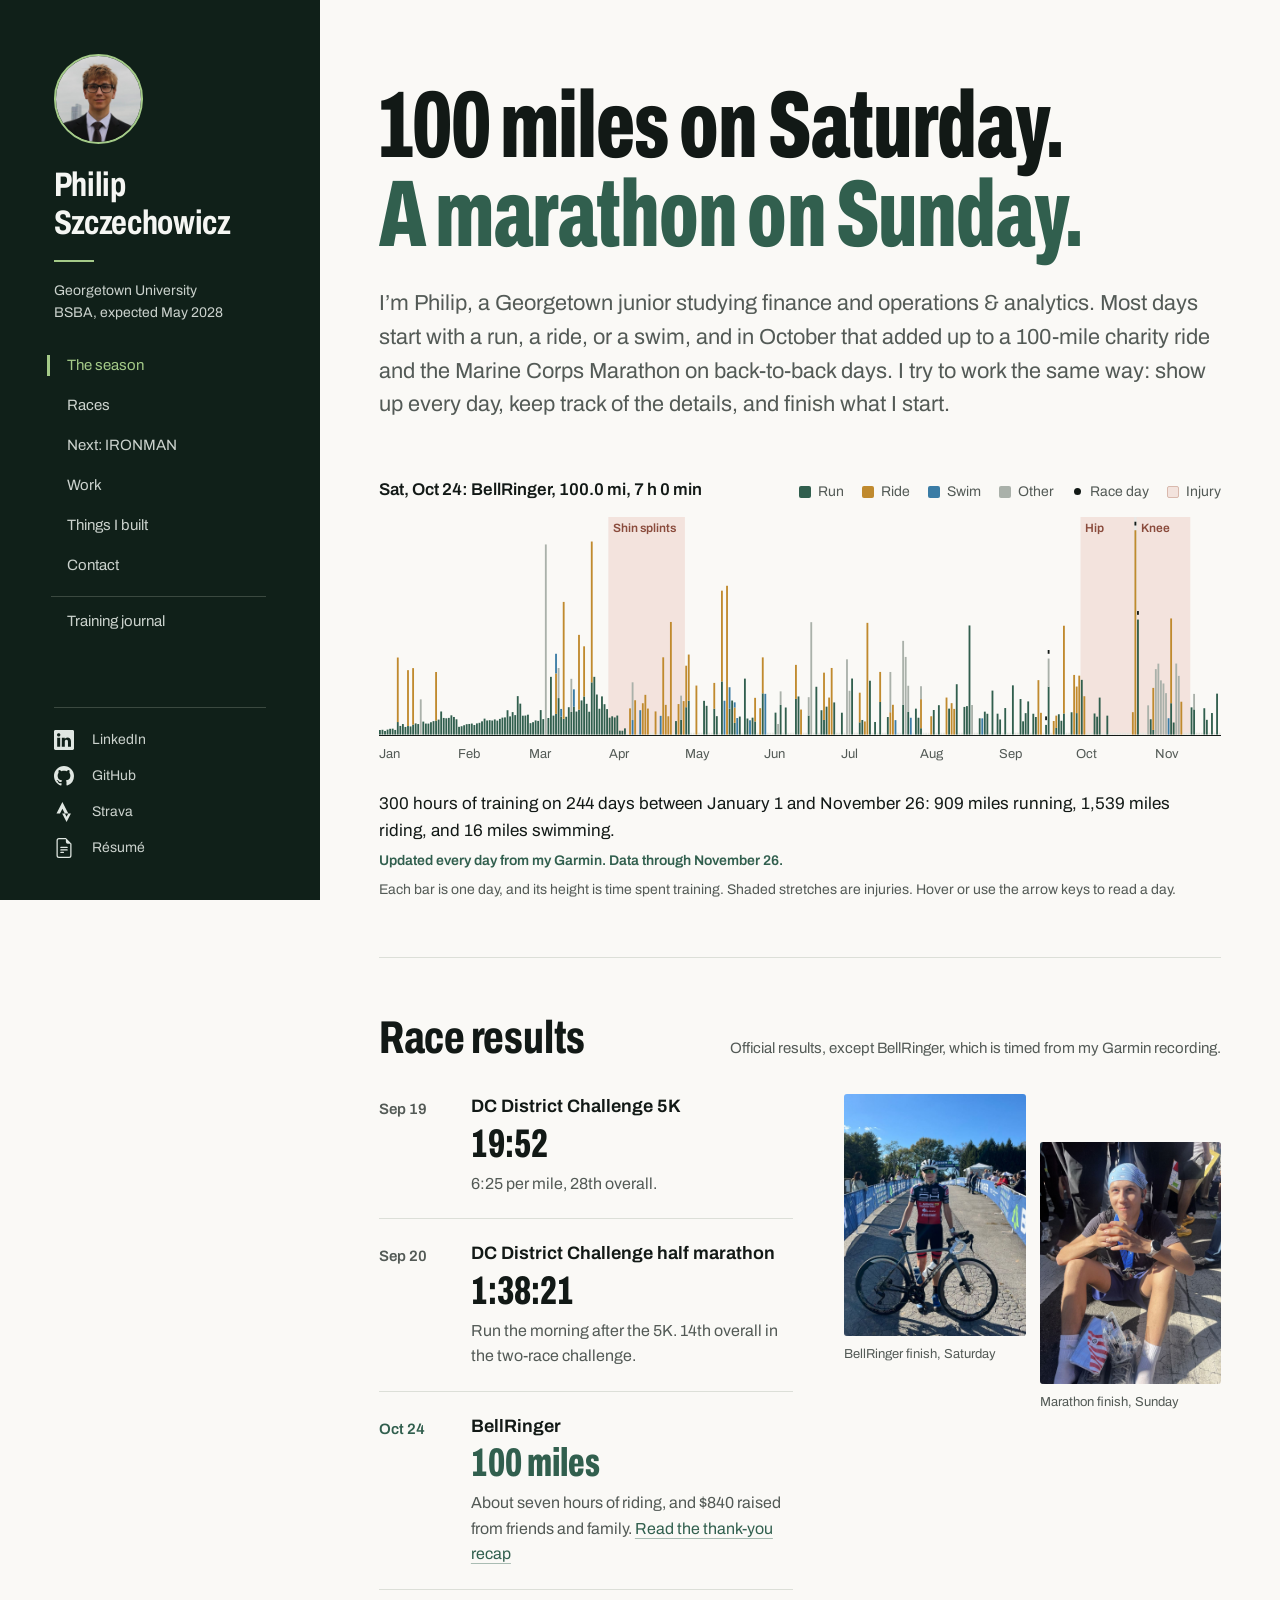
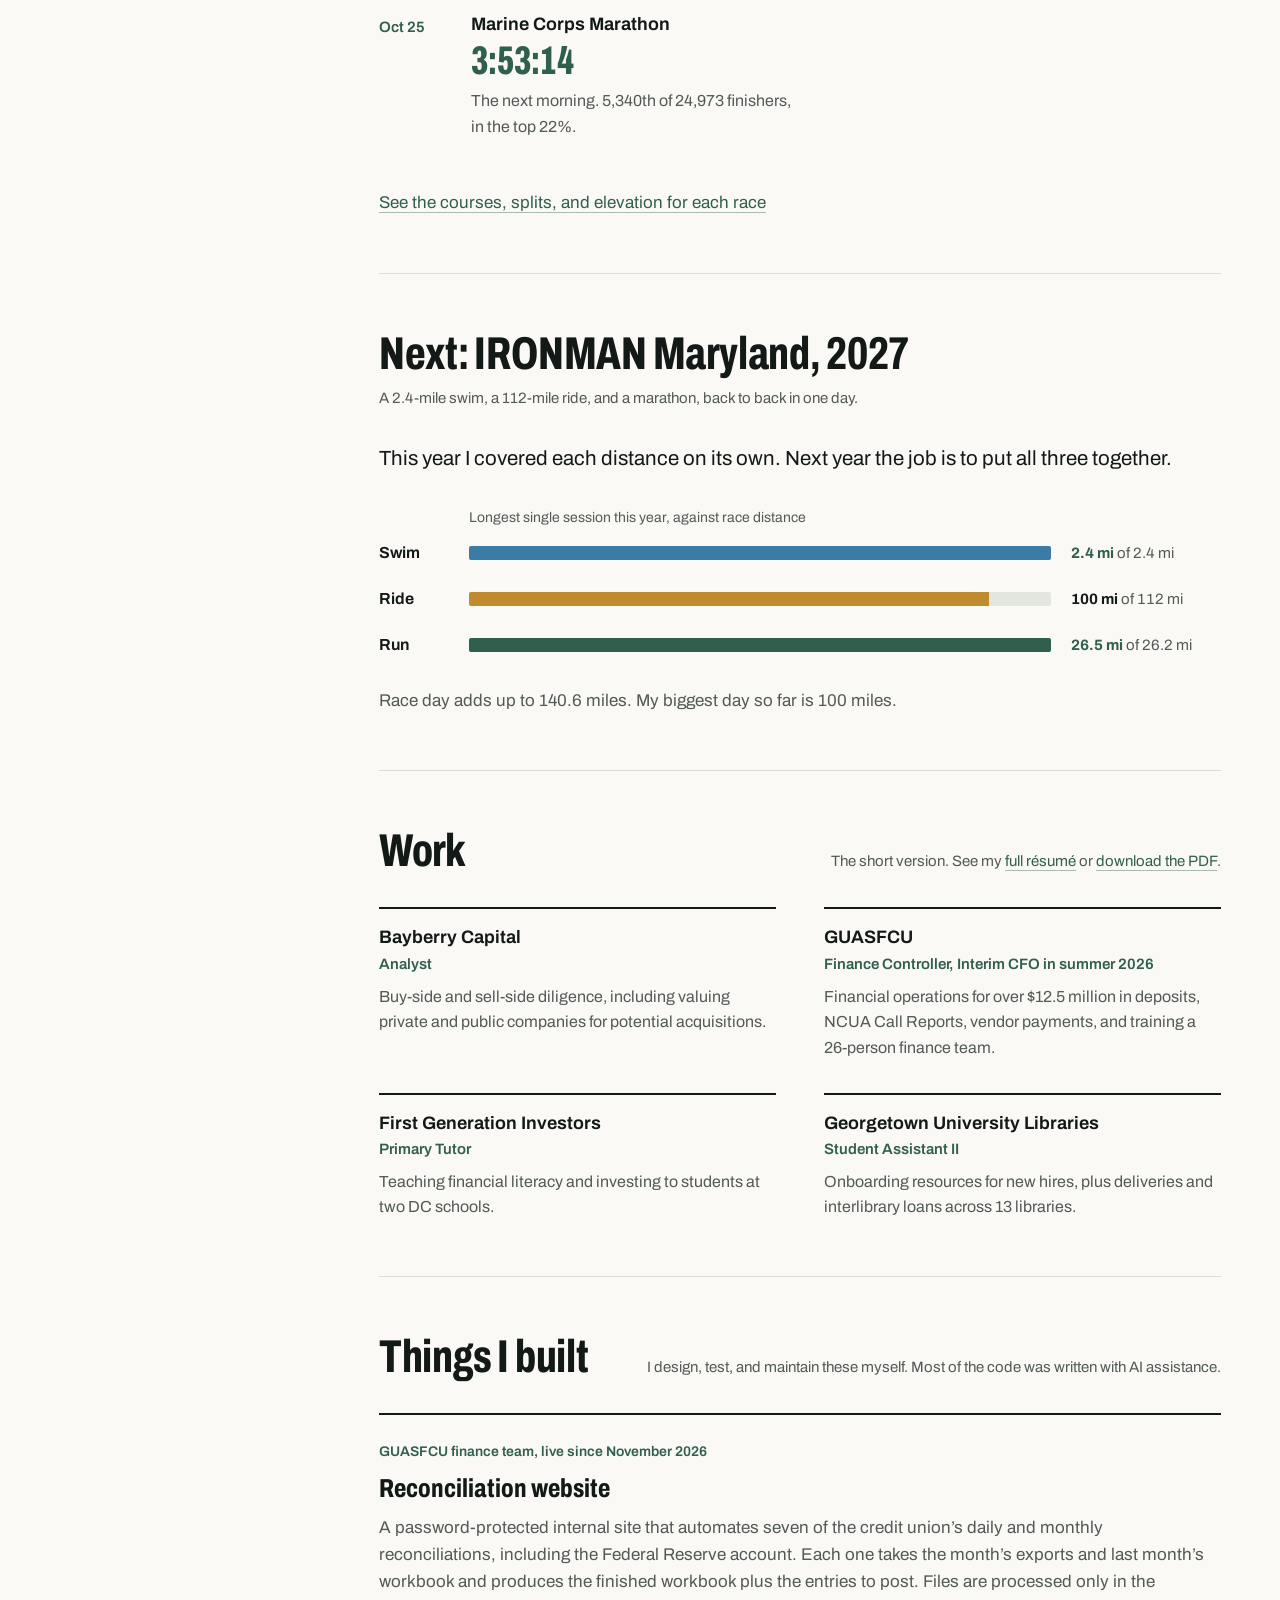
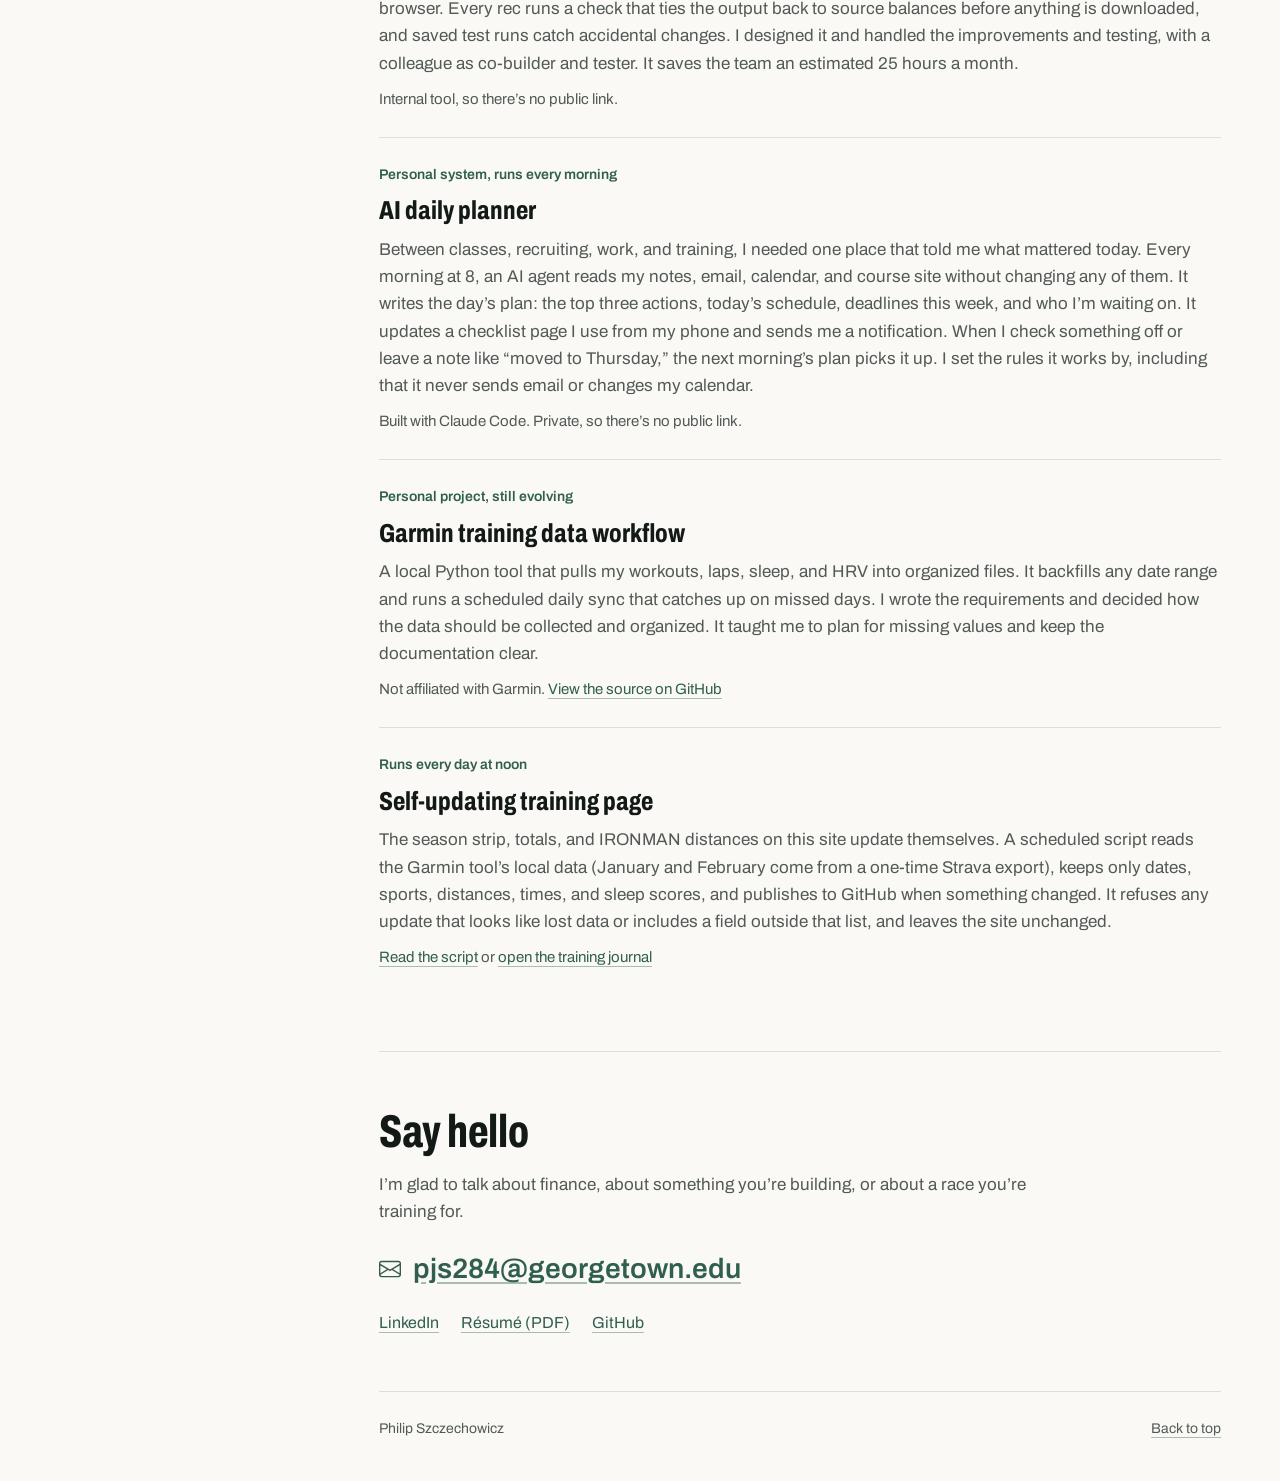
<file: index.html>
<!doctype html>
<html lang="en">
<head>
  <meta charset="utf-8">
  <meta name="viewport" content="width=device-width, initial-scale=1">
  <meta name="description" content="Philip Szczechowicz: Georgetown finance student and endurance athlete. A season of training, race results, and selected experience.">
  <title>Philip Szczechowicz | Finance student and endurance athlete</title>
  <link rel="icon" href="assets/favicon.svg" type="image/svg+xml">
  <link rel="canonical" href="https://philip1575.github.io/Main-Website/">
  <meta property="og:type" content="website">
  <meta property="og:url" content="https://philip1575.github.io/Main-Website/">
  <meta property="og:title" content="Philip Szczechowicz">
  <meta property="og:description" content="Georgetown finance student and endurance athlete. 100 miles on Saturday, a marathon on Sunday, and IRONMAN Maryland next.">
  <meta property="og:image" content="https://philip1575.github.io/Main-Website/assets/home/og-card.jpg">
  <meta property="og:image:width" content="1200">
  <meta property="og:image:height" content="630">
  <meta name="twitter:card" content="summary_large_image">
  <meta name="theme-color" content="#102019">
  <link rel="preconnect" href="https://fonts.googleapis.com">
  <link rel="preconnect" href="https://fonts.gstatic.com" crossorigin>
  <link rel="stylesheet" href="https://fonts.googleapis.com/css2?family=Archivo:wdth,wght@62..125,300..800&display=swap">
  <link rel="stylesheet" href="styles.css?v=home-12">
  <link rel="stylesheet" href="sidebar.css?v=static-2">
  <script src="training-data.js?v=20261126" defer></script>
  <script src="injuries.js?v=inj-1" defer></script>
  <script src="home.js?v=home-12" defer></script>
  <script src="site.js?v=home-10" defer></script>
  <script type="application/ld+json">
  {"@context":"https://schema.org","@type":"Person","name":"Philip Szczechowicz","url":"https://philip1575.github.io/Main-Website/",
   "image":"https://philip1575.github.io/Main-Website/assets/home/headshot.jpg",
   "description":"Georgetown University finance student and endurance athlete training for IRONMAN Maryland 2027.",
   "alumniOf":{"@type":"CollegeOrUniversity","name":"Georgetown University"},
   "knowsLanguage":["English","Polish"],
   "sameAs":["https://www.linkedin.com/in/philip-szcz","https://github.com/Philip1575","https://www.strava.com/athletes/122909790"]}
  </script>
</head>
<body>
  <a class="skip-link" href="#main">Skip to content</a>
  <aside class="sidebar" aria-label="Profile and navigation">
    <div class="profile">
      <img class="headshot" src="assets/home/headshot.jpg" alt="Philip Szczechowicz" width="400" height="400">
      <a class="name" href="#main" aria-label="Philip Szczechowicz, back to top">Philip<br>Szczechowicz</a>
      <div class="small-rule" aria-hidden="true"></div>
      <p class="education">Georgetown University<br>BSBA, expected May 2028</p>
    </div>
    <nav aria-label="Main navigation">
      <a href="#season" aria-current="location">The season</a>
      <a href="#races">Races</a>
      <a href="#next">Next: IRONMAN</a>
      <a href="#work">Work</a>
      <a href="#built">Things I built</a>
      <a href="#contact">Contact</a>
      <a class="nav-page" href="training.html">Training journal</a>
    </nav>
    <div class="profile-links">
      <a href="https://www.linkedin.com/in/philip-szcz"><img src="assets/linkedin.svg" alt="" width="20" height="20">LinkedIn</a>
      <a href="https://github.com/Philip1575"><img src="assets/github.svg" alt="" width="20" height="20">GitHub</a>
      <a href="https://www.strava.com/athletes/122909790"><img src="assets/strava.svg" alt="" width="20" height="20">Strava</a>
      <a href="resume.html"><img src="assets/file-earmark-text.svg" alt="" width="20" height="20">Résumé</a>
    </div>
  </aside>

  <main id="main" tabindex="-1">
    <section id="season" class="hero" aria-labelledby="hero-title">
      <h1 id="hero-title"><span>100 miles on Saturday.</span> <span>A marathon on Sunday.</span></h1>
      <p class="intro">I’m Philip, a Georgetown junior studying finance and operations &amp; analytics. Most days start with a run, a ride, or a swim, and in October that added up to a 100-mile charity ride and the Marine Corps Marathon on back-to-back days. I try to work the same way: show up every day, keep track of the details, and finish what I start.</p>

      <figure class="season" aria-labelledby="season-caption">
        <div class="season-head">
          <p id="season-readout" class="season-readout" aria-live="polite">Every day of training since January 1.</p>
          <ul class="legend" aria-label="Colors by sport">
            <li><span class="swatch run"></span>Run</li>
            <li><span class="swatch ride"></span>Ride</li>
            <li><span class="swatch swim"></span>Swim</li>
            <li><span class="swatch other"></span>Other</li>
            <li><span class="swatch race"></span>Race day</li>
            <li><span class="swatch injury"></span>Injury</li>
          </ul>
        </div>
        <div id="season-strip" class="season-strip"></div>
        <figcaption id="season-caption">
          <span id="season-totals">300 hours of training on 244 days between January 1 and November 26: 909 miles running, 1,539 miles riding, and 16 miles swimming.</span>
          <span id="season-updated" class="season-updated">Updated every day from my Garmin. Data through November 26.</span>
          <span class="season-hint">Each bar is one day, and its height is time spent training. Shaded stretches are injuries. Hover or use the arrow keys to read a day.</span>
        </figcaption>
      </figure>
    </section>

    <section id="races" class="section" aria-labelledby="races-title">
      <div class="section-head">
        <h2 id="races-title">Race results</h2>
        <p>Official results, except BellRinger, which is timed from my Garmin recording.</p>
      </div>
      <div class="races-layout">
        <ol class="timeline">
          <li>
            <time datetime="2026-09-19">Sep 19</time>
            <div><h3>DC District Challenge 5K</h3><p class="result">19:52</p><p>6:25 per mile, 28th overall.</p></div>
          </li>
          <li>
            <time datetime="2026-09-20">Sep 20</time>
            <div><h3>DC District Challenge half marathon</h3><p class="result">1:38:21</p><p>Run the morning after the 5K. 14th overall in the two-race challenge.</p></div>
          </li>
          <li class="key">
            <time datetime="2026-10-24">Oct 24</time>
            <div><h3>BellRinger</h3><p class="result">100 miles</p><p>About seven hours of riding, and $840 raised from friends and family. <a href="donor-recap.html">Read the thank-you recap</a></p></div>
          </li>
          <li class="key">
            <time datetime="2026-10-25">Oct 25</time>
            <div><h3>Marine Corps Marathon</h3><p class="result">3:53:14</p><p>The next morning. 5,340th of 24,973 finishers, in the top 22%.</p></div>
          </li>
        </ol>
        <div class="photos">
          <figure><img src="assets/home/bellringer-finish.jpg" alt="Philip standing with his road bike at the BellRinger finish line" width="900" height="1084" loading="lazy"><figcaption>BellRinger finish, Saturday</figcaption></figure>
          <figure><img src="assets/home/marathon-finish.jpg" alt="Philip sitting on the pavement with his Marine Corps Marathon medal" width="900" height="1200" loading="lazy"><figcaption>Marathon finish, Sunday</figcaption></figure>
        </div>
      </div>
      <p class="more"><a href="races.html">See the courses, splits, and elevation for each race</a></p>
    </section>

    <section id="next" class="section next" aria-labelledby="next-title">
      <div class="section-head">
        <h2 id="next-title">Next: IRONMAN Maryland, 2027</h2>
        <p>A 2.4-mile swim, a 112-mile ride, and a marathon, back to back in one day.</p>
      </div>
      <p class="next-lede">This year I covered each distance on its own. Next year the job is to put all three together.</p>
      <div class="distance-rows" id="distance-rows">
        <div class="distance-row distance-key" aria-hidden="true"><span></span><span>Longest single session this year, against race distance</span><span></span></div>
        <div class="distance-row" data-group="swimming" data-race="2.4">
          <h3>Swim</h3>
          <div class="track" aria-hidden="true"><span class="fill swim"></span></div>
          <p><strong class="best">2.4 mi</strong> of 2.4 mi</p>
        </div>
        <div class="distance-row" data-group="cycling" data-race="112">
          <h3>Ride</h3>
          <div class="track" aria-hidden="true"><span class="fill ride"></span></div>
          <p><strong class="best">100 mi</strong> of 112 mi</p>
        </div>
        <div class="distance-row" data-group="running" data-race="26.2">
          <h3>Run</h3>
          <div class="track" aria-hidden="true"><span class="fill run"></span></div>
          <p><strong class="best">26.5 mi</strong> of 26.2 mi</p>
        </div>
      </div>
      <p class="next-close">Race day adds up to 140.6 miles. My biggest day so far is <span id="biggest-day">100 miles</span>.</p>
    </section>

    <section id="work" class="section" aria-labelledby="work-title">
      <div class="section-head">
        <h2 id="work-title">Work</h2>
        <p>The short version. See my <a href="resume.html">full résumé</a> or <a href="assets/Szczechowicz_Philip_Resume.pdf" download>download the PDF</a>.</p>
      </div>
      <ul class="work-list">
        <li><h3>Bayberry Capital</h3><p class="role">Analyst</p><p>Buy-side and sell-side diligence, including valuing private and public companies for potential acquisitions.</p></li>
        <li><h3>GUASFCU</h3><p class="role">Finance Controller, Interim CFO in summer 2026</p><p>Financial operations for over $12.5 million in deposits, NCUA Call Reports, vendor payments, and training a 26-person finance team.</p></li>
        <li><h3>First Generation Investors</h3><p class="role">Primary Tutor</p><p>Teaching financial literacy and investing to students at two DC schools.</p></li>
        <li><h3>Georgetown University Libraries</h3><p class="role">Student Assistant II</p><p>Onboarding resources for new hires, plus deliveries and interlibrary loans across 13 libraries.</p></li>
      </ul>
    </section>

    <section id="built" class="section" aria-labelledby="built-title">
      <div class="section-head">
        <h2 id="built-title">Things I built</h2>
        <p>I design, test, and maintain these myself. Most of the code was written with AI assistance.</p>
      </div>
      <div class="builds">
        <article class="build">
          <p class="build-meta">GUASFCU finance team, live since November 2026</p>
          <h3>Reconciliation website</h3>
          <p>A password-protected internal site that automates seven of the credit union’s daily and monthly reconciliations, including the Federal Reserve account. Each one takes the month’s exports and last month’s workbook and produces the finished workbook plus the entries to post. Files are processed only in the browser. Every rec runs a check that ties the output back to source balances before anything is downloaded, and saved test runs catch accidental changes. I designed it and handled the improvements and testing, with a colleague as co-builder and tester. It saves the team an estimated 25 hours a month.</p>
          <p class="build-note">Internal tool, so there’s no public link.</p>
        </article>
        <article class="build">
          <p class="build-meta">Personal system, runs every morning</p>
          <h3>AI daily planner</h3>
          <p>Between classes, recruiting, work, and training, I needed one place that told me what mattered today. Every morning at 8, an AI agent reads my notes, email, calendar, and course site without changing any of them. It writes the day’s plan: the top three actions, today’s schedule, deadlines this week, and who I’m waiting on. It updates a checklist page I use from my phone and sends me a notification. When I check something off or leave a note like “moved to Thursday,” the next morning’s plan picks it up. I set the rules it works by, including that it never sends email or changes my calendar.</p>
          <p class="build-note">Built with Claude Code. Private, so there’s no public link.</p>
        </article>
        <article class="build">
          <p class="build-meta">Personal project, still evolving</p>
          <h3>Garmin training data workflow</h3>
          <p>A local Python tool that pulls my workouts, laps, sleep, and HRV into organized files. It backfills any date range and runs a scheduled daily sync that catches up on missed days. I wrote the requirements and decided how the data should be collected and organized. It taught me to plan for missing values and keep the documentation clear.</p>
          <p class="build-note">Not affiliated with Garmin. <a href="https://github.com/Philip1575/Garmin-Mass-Exporter-and-Daily-Sync">View the source on GitHub</a></p>
        </article>
        <article class="build">
          <p class="build-meta">Runs every day at noon</p>
          <h3>Self-updating training page</h3>
          <p>The season strip, totals, and IRONMAN distances on this site update themselves. A scheduled script reads the Garmin tool’s local data (January and February come from a one-time Strava export), keeps only dates, sports, distances, times, and sleep scores, and publishes to GitHub when something changed. It refuses any update that looks like lost data or includes a field outside that list, and leaves the site unchanged.</p>
          <p class="build-note"><a href="https://github.com/Philip1575/Main-Website/blob/main/tools/refresh_site_data.py">Read the script</a> or <a href="training.html">open the training journal</a></p>
        </article>
      </div>
    </section>

    <section id="contact" class="section contact" aria-labelledby="contact-title">
      <h2 id="contact-title">Say hello</h2>
      <p>I’m glad to talk about finance, about something you’re building, or about a race you’re training for.</p>
      <a class="email" href="mailto:pjs284@georgetown.edu"><img src="assets/envelope.svg" alt="" width="22" height="22">pjs284@georgetown.edu</a>
      <p class="contact-links"><a href="https://www.linkedin.com/in/philip-szcz">LinkedIn</a><a href="assets/Szczechowicz_Philip_Resume.pdf" download>Résumé (PDF)</a><a href="https://github.com/Philip1575">GitHub</a></p>
    </section>
    <footer><span>Philip Szczechowicz</span><a href="#main">Back to top</a></footer>
  </main>
</body>
</html>
</file>
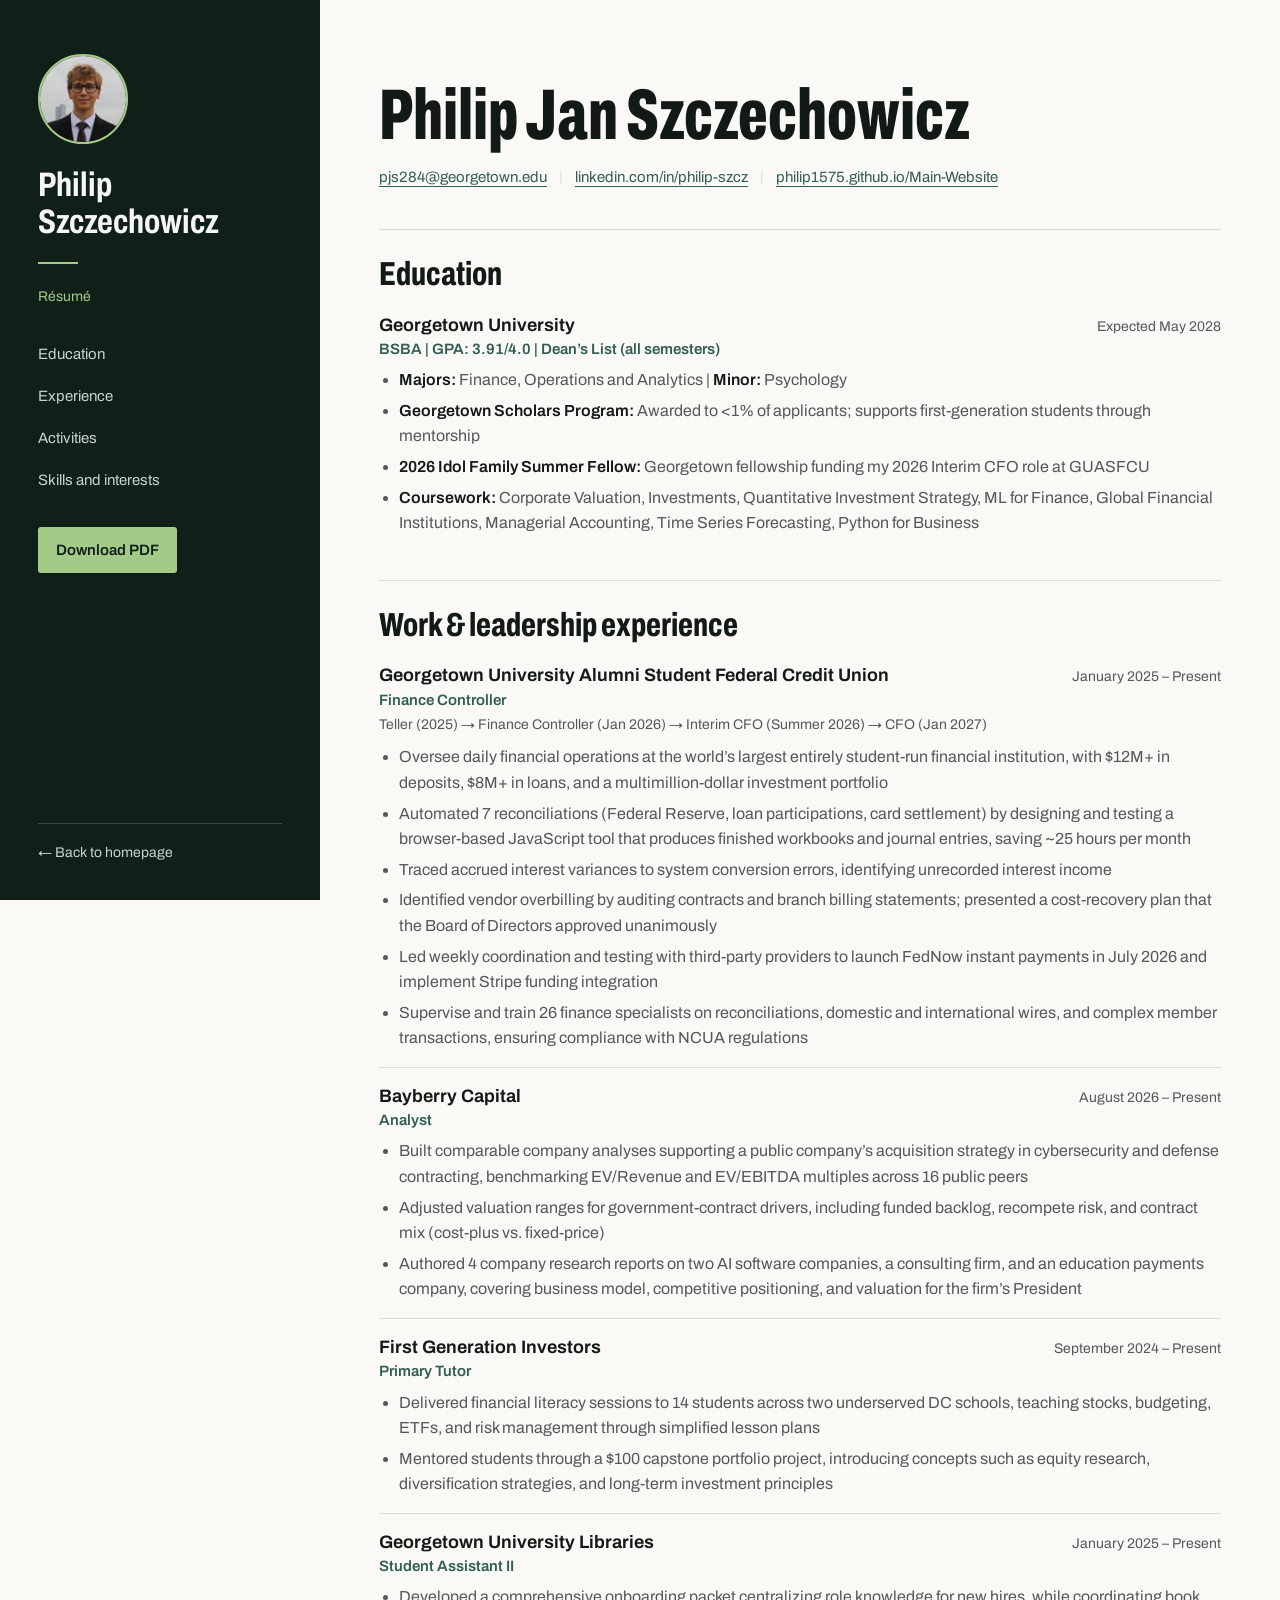
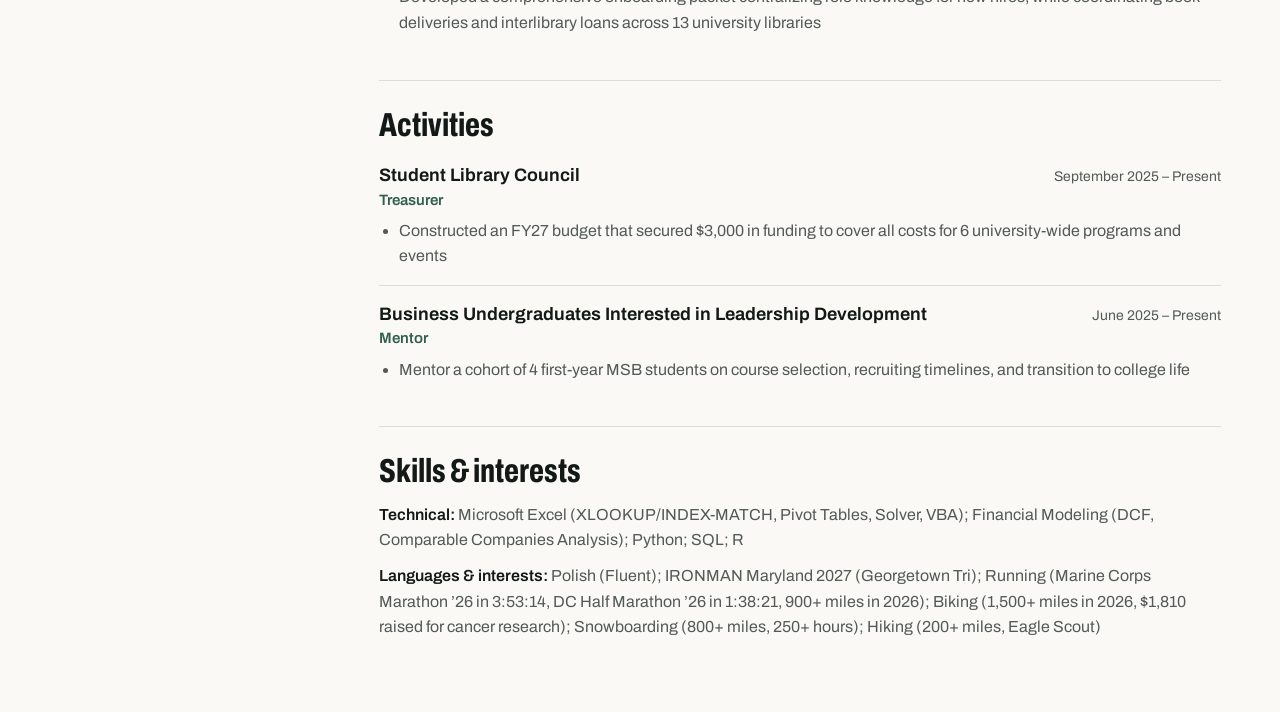
<file: resume.html>
<!doctype html>
<html lang="en">
<head>
<meta charset="utf-8">
<meta name="viewport" content="width=device-width, initial-scale=1">
<meta name="description" content="Résumé of Philip Szczechowicz, Georgetown finance student.">
<title>Résumé | Philip Szczechowicz</title>
<link rel="canonical" href="https://philip1575.github.io/Main-Website/resume.html"><meta property="og:type" content="website"><meta property="og:url" content="https://philip1575.github.io/Main-Website/resume.html"><meta property="og:title" content="Résumé · Philip Szczechowicz"><meta property="og:description" content="Georgetown finance student: GUASFCU Finance Controller and incoming CFO, Bayberry Capital analyst."><meta property="og:image" content="https://philip1575.github.io/Main-Website/assets/home/og-card.jpg"><meta property="og:image:width" content="1200"><meta property="og:image:height" content="630"><meta name="twitter:card" content="summary_large_image"><meta name="theme-color" content="#102019">
<link rel="icon" href="assets/favicon.svg" type="image/svg+xml">
<link rel="preconnect" href="https://fonts.googleapis.com">
<link rel="preconnect" href="https://fonts.gstatic.com" crossorigin>
<link rel="stylesheet" href="https://fonts.googleapis.com/css2?family=Archivo:wdth,wght@62..125,300..800&display=swap">
<link rel="stylesheet" href="resume.css?v=resume-3">
</head>
<body>
<a class="skip" href="#main">Skip to résumé</a>
<aside>
  <img class="headshot" src="assets/home/headshot.jpg" alt="Philip Szczechowicz" width="400" height="400">
  <a class="signature" href="index.html">Philip<br>Szczechowicz</a>
  <p class="edition">Résumé</p>
  <nav aria-label="Résumé sections">
    <a href="#education">Education</a>
    <a href="#experience">Experience</a>
    <a href="#activities">Activities</a>
    <a href="#skills">Skills and interests</a>
  </nav>
  <a class="download" href="assets/Szczechowicz_Philip_Resume.pdf" download>Download PDF</a>
  <a class="back" href="index.html">← Back to homepage</a>
</aside>
<main id="main">
  <header class="resume-head">
    <h1>Philip Jan Szczechowicz</h1>
    <p class="contact"><a href="mailto:pjs284@georgetown.edu">pjs284@georgetown.edu</a><span class="sep" aria-hidden="true"> | </span><a href="https://www.linkedin.com/in/philip-szcz">linkedin.com/in/philip-szcz</a><span class="sep" aria-hidden="true"> | </span><a href="https://philip1575.github.io/Main-Website/">philip1575.github.io/Main-Website</a></p>
  </header>

  <section id="education">
    <h2>Education</h2>
    <article>
      <div class="role-heading"><h3>Georgetown University <span class="role">BSBA | GPA: 3.91/4.0 | Dean’s List (all semesters)</span></h3><p class="dates">Expected May 2028</p></div>
      <ul>
        <li><b>Majors:</b> Finance, Operations and Analytics | <b>Minor:</b> Psychology</li>
        <li><b>Georgetown Scholars Program:</b> Awarded to &lt;1% of applicants; supports first-generation students through mentorship</li>
        <li><b>2026 Idol Family Summer Fellow:</b> Georgetown fellowship funding my 2026 Interim CFO role at GUASFCU</li>
        <li><b>Coursework:</b> Corporate Valuation, Investments, Quantitative Investment Strategy, ML for Finance, Global Financial Institutions, Managerial Accounting, Time Series Forecasting, Python for Business</li>
      </ul>
    </article>
  </section>

  <section id="experience">
    <h2>Work &amp; leadership experience</h2>
    <article>
      <div class="role-heading"><h3>Georgetown University Alumni Student Federal Credit Union <span class="role">Finance Controller</span></h3><p class="dates">January 2025 – Present</p></div>
      <p class="path">Teller (2025) → Finance Controller (Jan 2026) → Interim CFO (Summer 2026) → CFO (Jan 2027)</p>
      <ul>
        <li>Oversee daily financial operations at the world’s largest entirely student-run financial institution, with $12M+ in deposits, $8M+ in loans, and a multimillion-dollar investment portfolio</li>
        <li>Automated 7 reconciliations (Federal Reserve, loan participations, card settlement) by designing and testing a browser-based JavaScript tool that produces finished workbooks and journal entries, saving ~25 hours per month</li>
        <li>Traced accrued interest variances to system conversion errors, identifying unrecorded interest income</li>
        <li>Identified vendor overbilling by auditing contracts and branch billing statements; presented a cost-recovery plan that the Board of Directors approved unanimously</li>
        <li>Led weekly coordination and testing with third-party providers to launch FedNow instant payments in July 2026 and implement Stripe funding integration</li>
        <li>Supervise and train 26 finance specialists on reconciliations, domestic and international wires, and complex member transactions, ensuring compliance with NCUA regulations</li>
      </ul>
    </article>
    <article>
      <div class="role-heading"><h3>Bayberry Capital <span class="role">Analyst</span></h3><p class="dates">August 2026 – Present</p></div>
      <ul>
        <li>Built comparable company analyses supporting a public company’s acquisition strategy in cybersecurity and defense contracting, benchmarking EV/Revenue and EV/EBITDA multiples across 16 public peers</li>
        <li>Adjusted valuation ranges for government-contract drivers, including funded backlog, recompete risk, and contract mix (cost-plus vs. fixed-price)</li>
        <li>Authored 4 company research reports on two AI software companies, a consulting firm, and an education payments company, covering business model, competitive positioning, and valuation for the firm’s President</li>
      </ul>
    </article>
    <article>
      <div class="role-heading"><h3>First Generation Investors <span class="role">Primary Tutor</span></h3><p class="dates">September 2024 – Present</p></div>
      <ul>
        <li>Delivered financial literacy sessions to 14 students across two underserved DC schools, teaching stocks, budgeting, ETFs, and risk management through simplified lesson plans</li>
        <li>Mentored students through a $100 capstone portfolio project, introducing concepts such as equity research, diversification strategies, and long-term investment principles</li>
      </ul>
    </article>
    <article>
      <div class="role-heading"><h3>Georgetown University Libraries <span class="role">Student Assistant II</span></h3><p class="dates">January 2025 – Present</p></div>
      <ul>
        <li>Developed a comprehensive onboarding packet centralizing role knowledge for new hires, while coordinating book deliveries and interlibrary loans across 13 university libraries</li>
      </ul>
    </article>
  </section>

  <section id="activities">
    <h2>Activities</h2>
    <article>
      <div class="role-heading"><h3>Student Library Council <span class="role">Treasurer</span></h3><p class="dates">September 2025 – Present</p></div>
      <ul><li>Constructed an FY27 budget that secured $3,000 in funding to cover all costs for 6 university-wide programs and events</li></ul>
    </article>
    <article>
      <div class="role-heading"><h3>Business Undergraduates Interested in Leadership Development <span class="role">Mentor</span></h3><p class="dates">June 2025 – Present</p></div>
      <ul><li>Mentor a cohort of 4 first-year MSB students on course selection, recruiting timelines, and transition to college life</li></ul>
    </article>
  </section>

  <section id="skills">
    <h2>Skills &amp; interests</h2>
    <ul class="skills">
      <li><b>Technical:</b> Microsoft Excel (XLOOKUP/INDEX-MATCH, Pivot Tables, Solver, VBA); Financial Modeling (DCF, Comparable Companies Analysis); Python; SQL; R</li>
      <li><b>Languages &amp; interests:</b> Polish (Fluent); IRONMAN Maryland 2027 (Georgetown Tri); Running (Marine Corps Marathon ’26 in 3:53:14, DC Half Marathon ’26 in 1:38:21, 900+ miles in 2026); Biking (1,500+ miles in 2026, $1,810 raised for cancer research); Snowboarding (800+ miles, 250+ hours); Hiking (200+ miles, Eagle Scout)</li>
    </ul>
  </section>
</main>
</body>
</html>
</file>
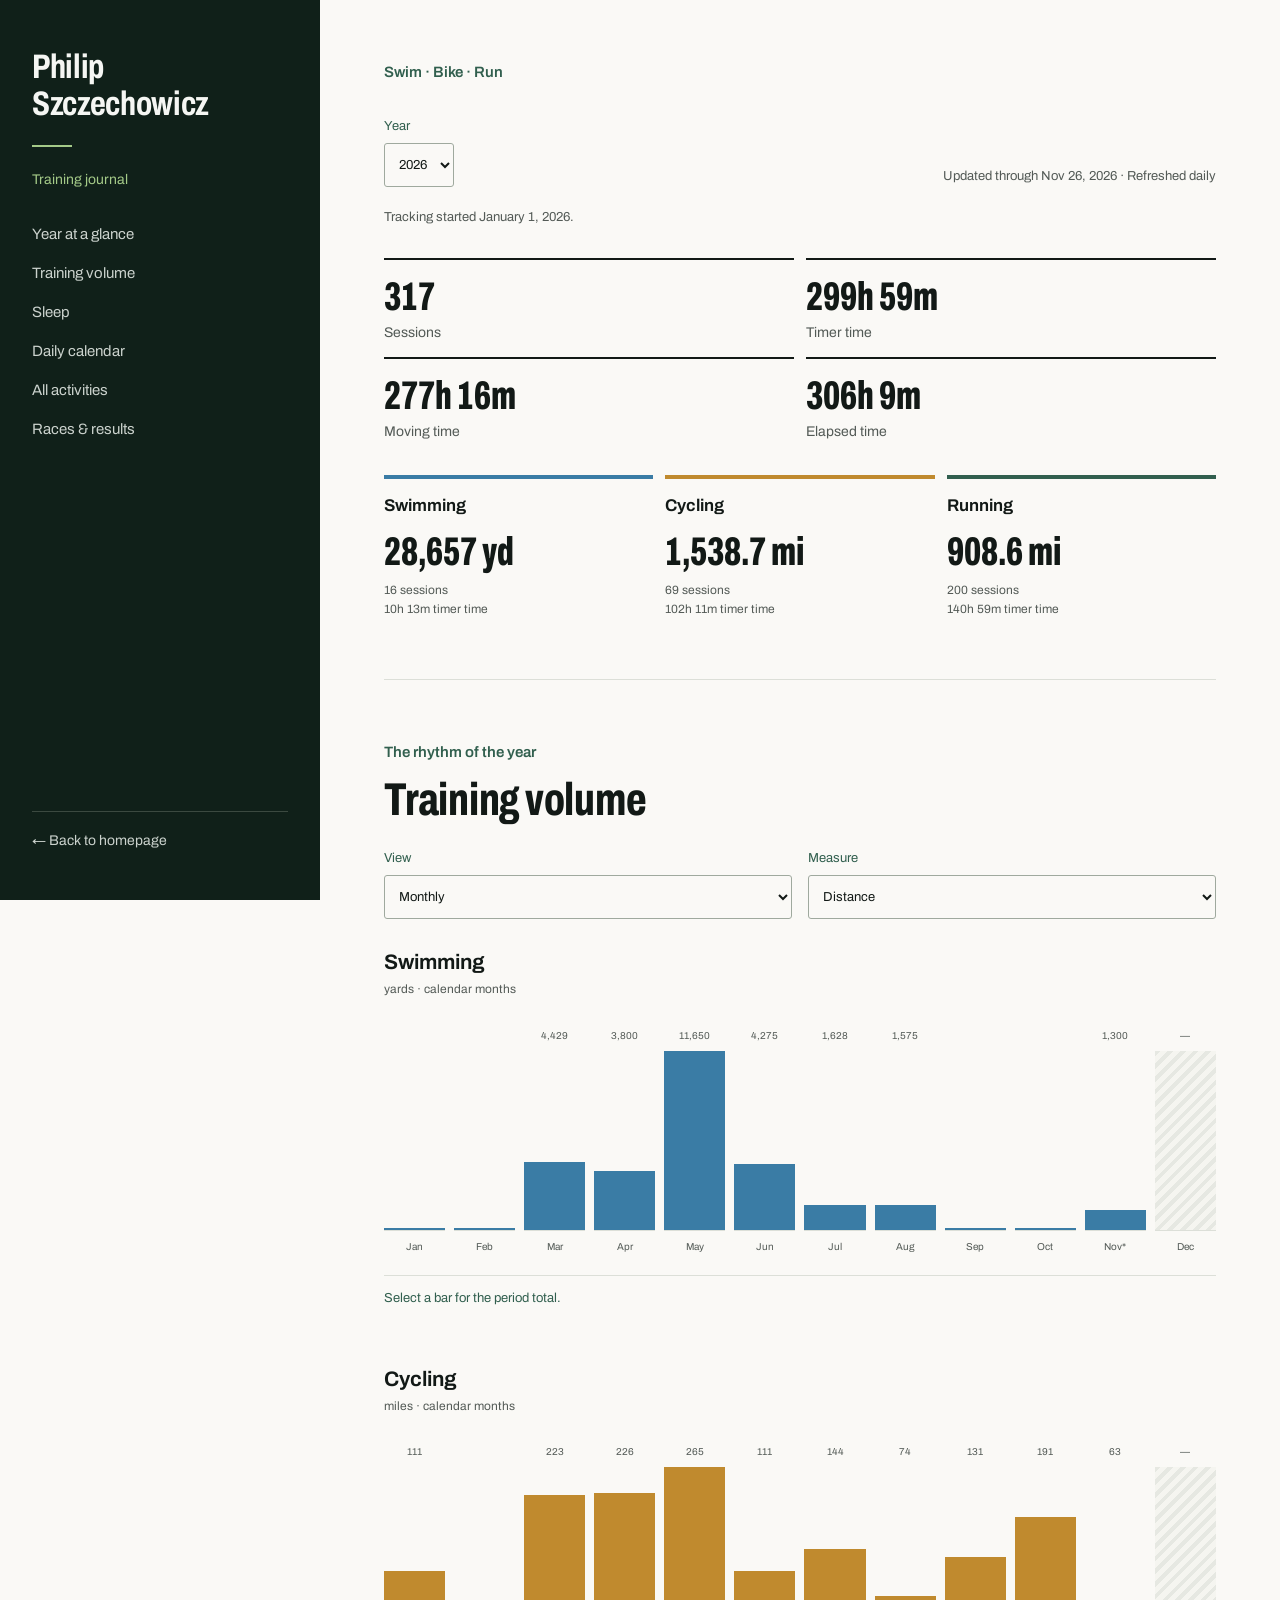
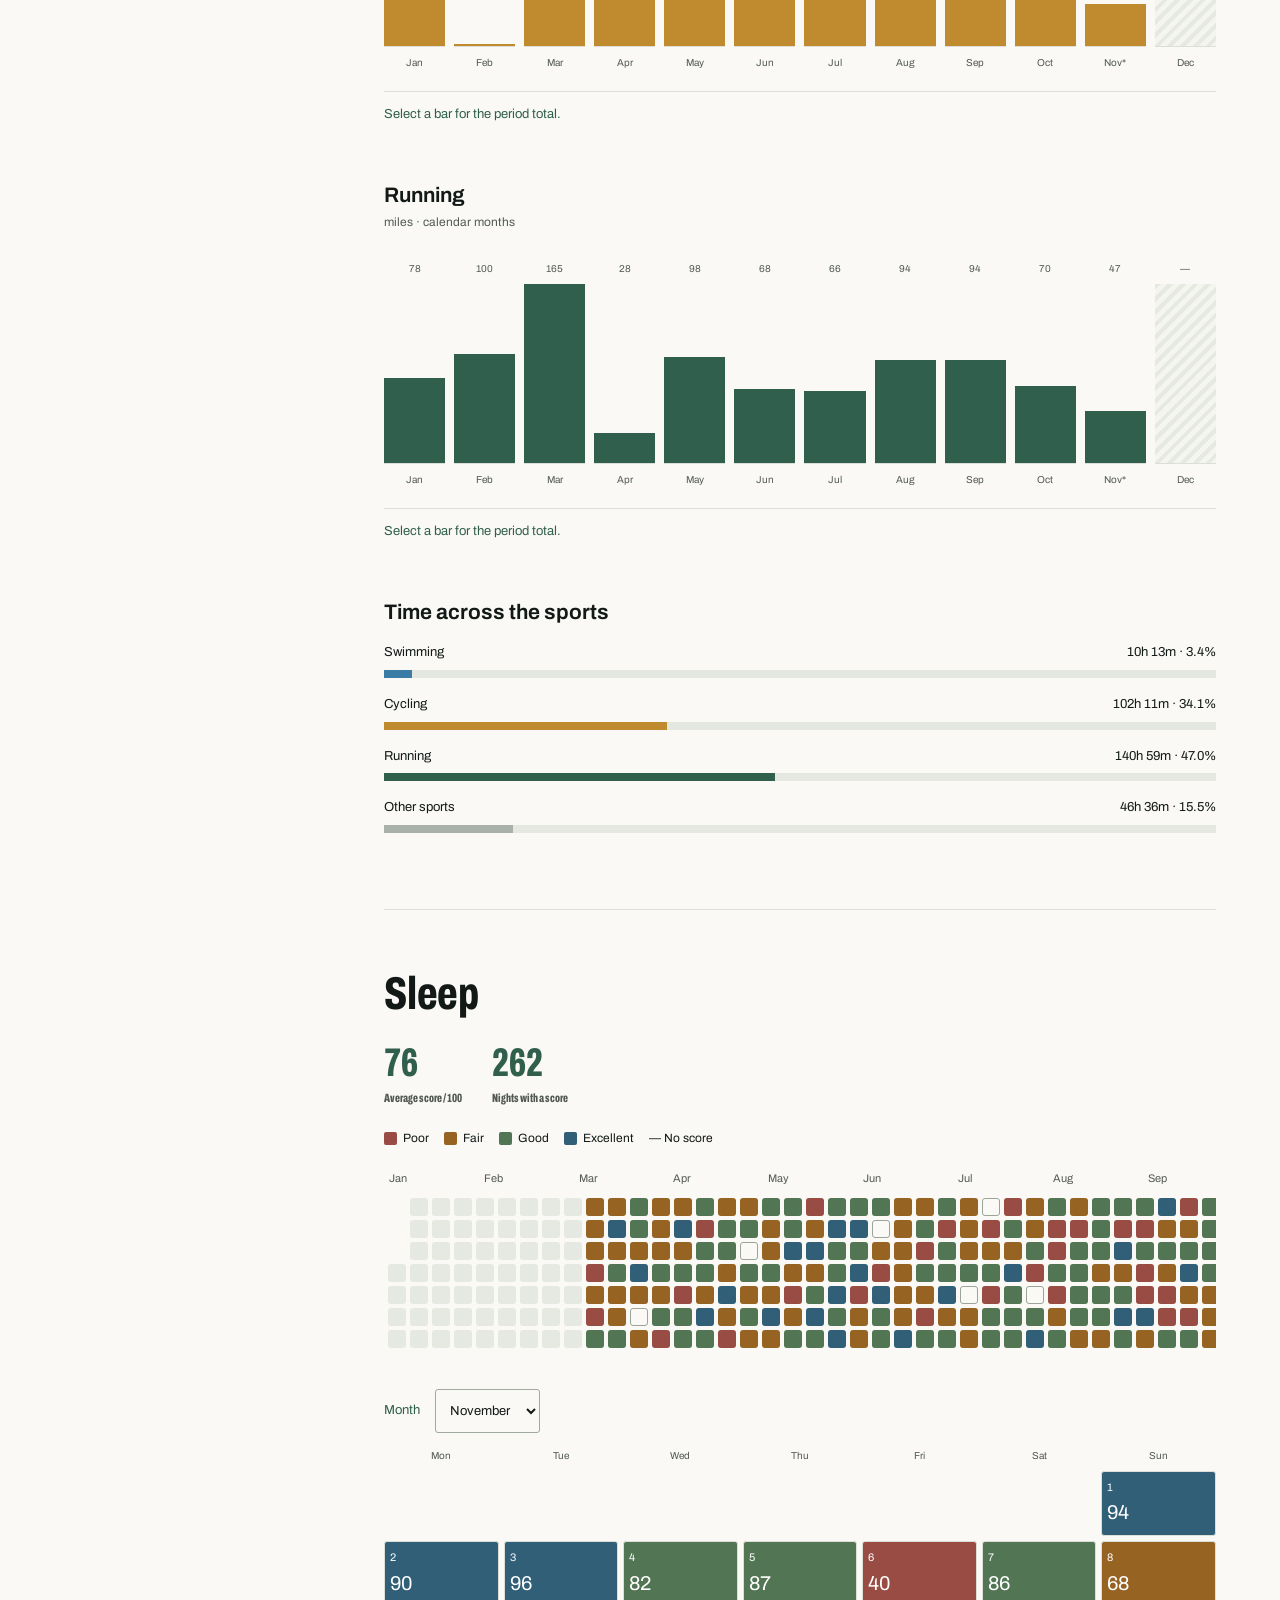
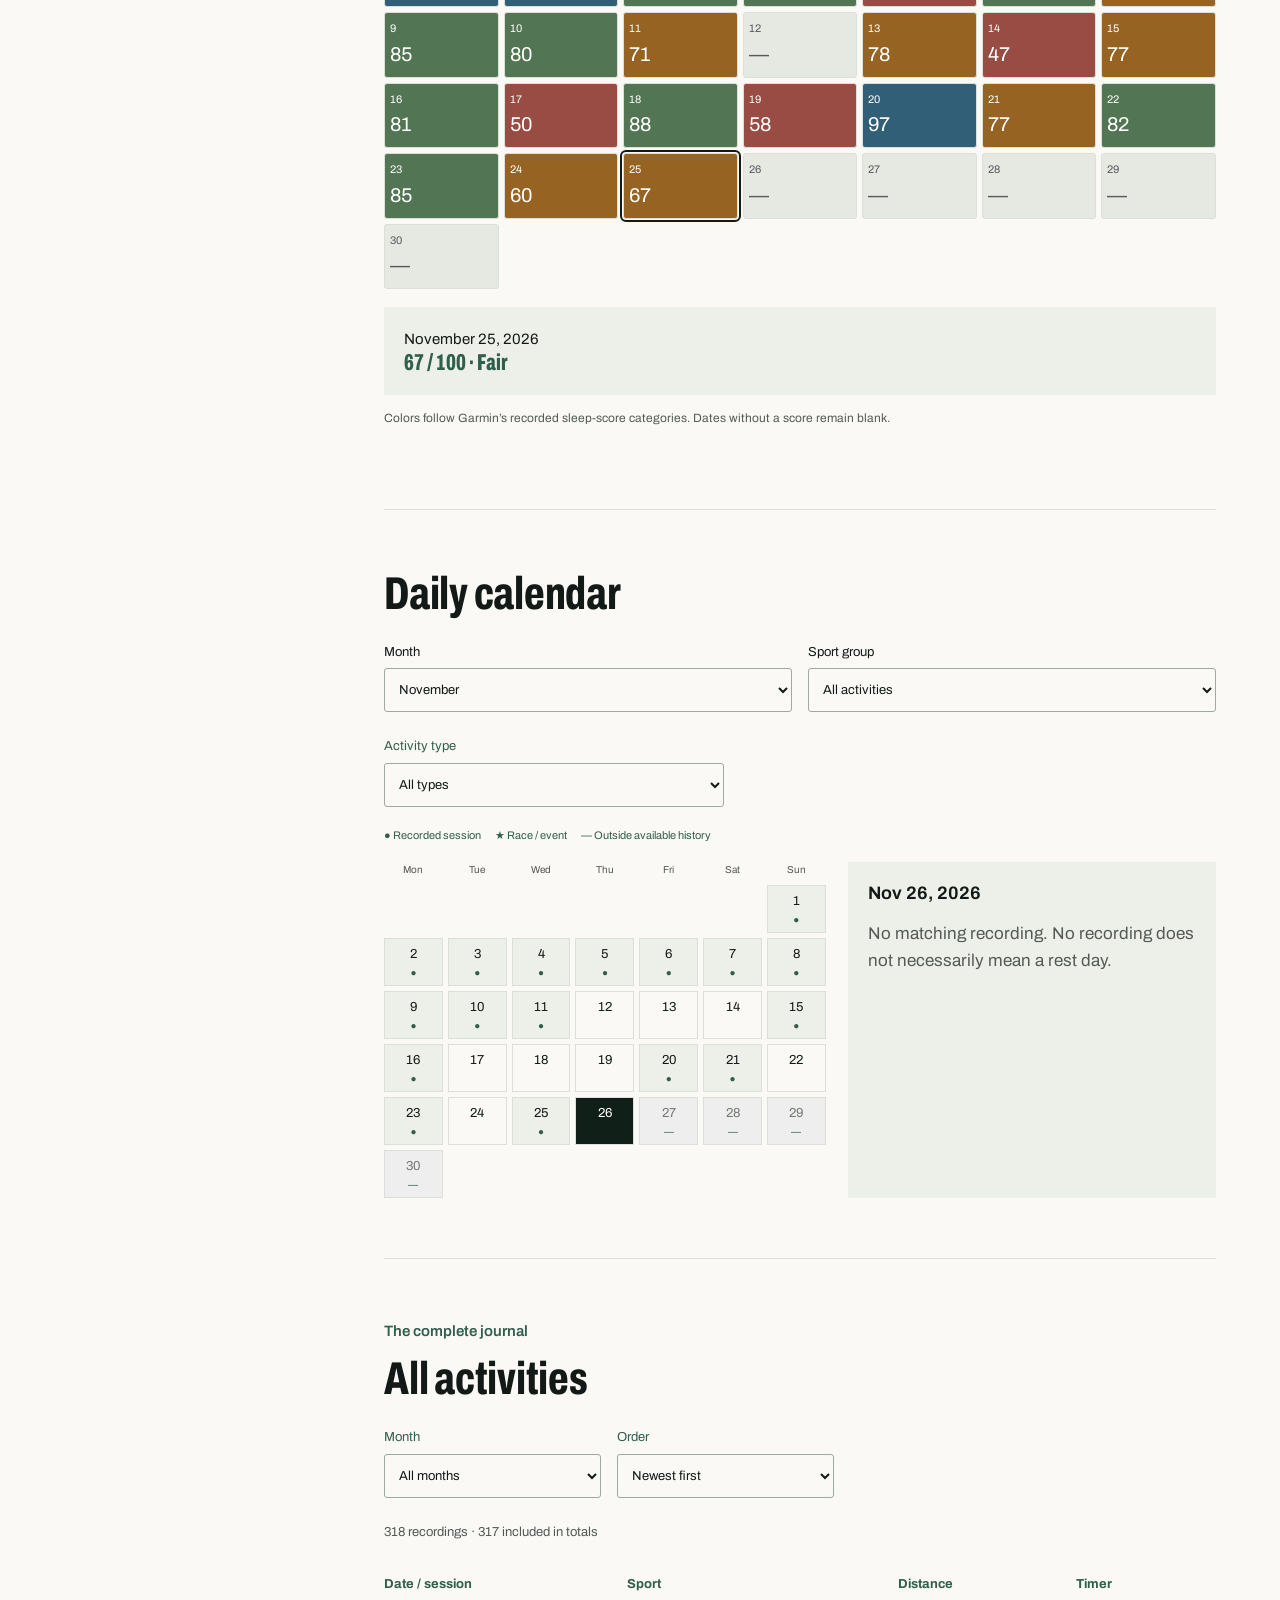
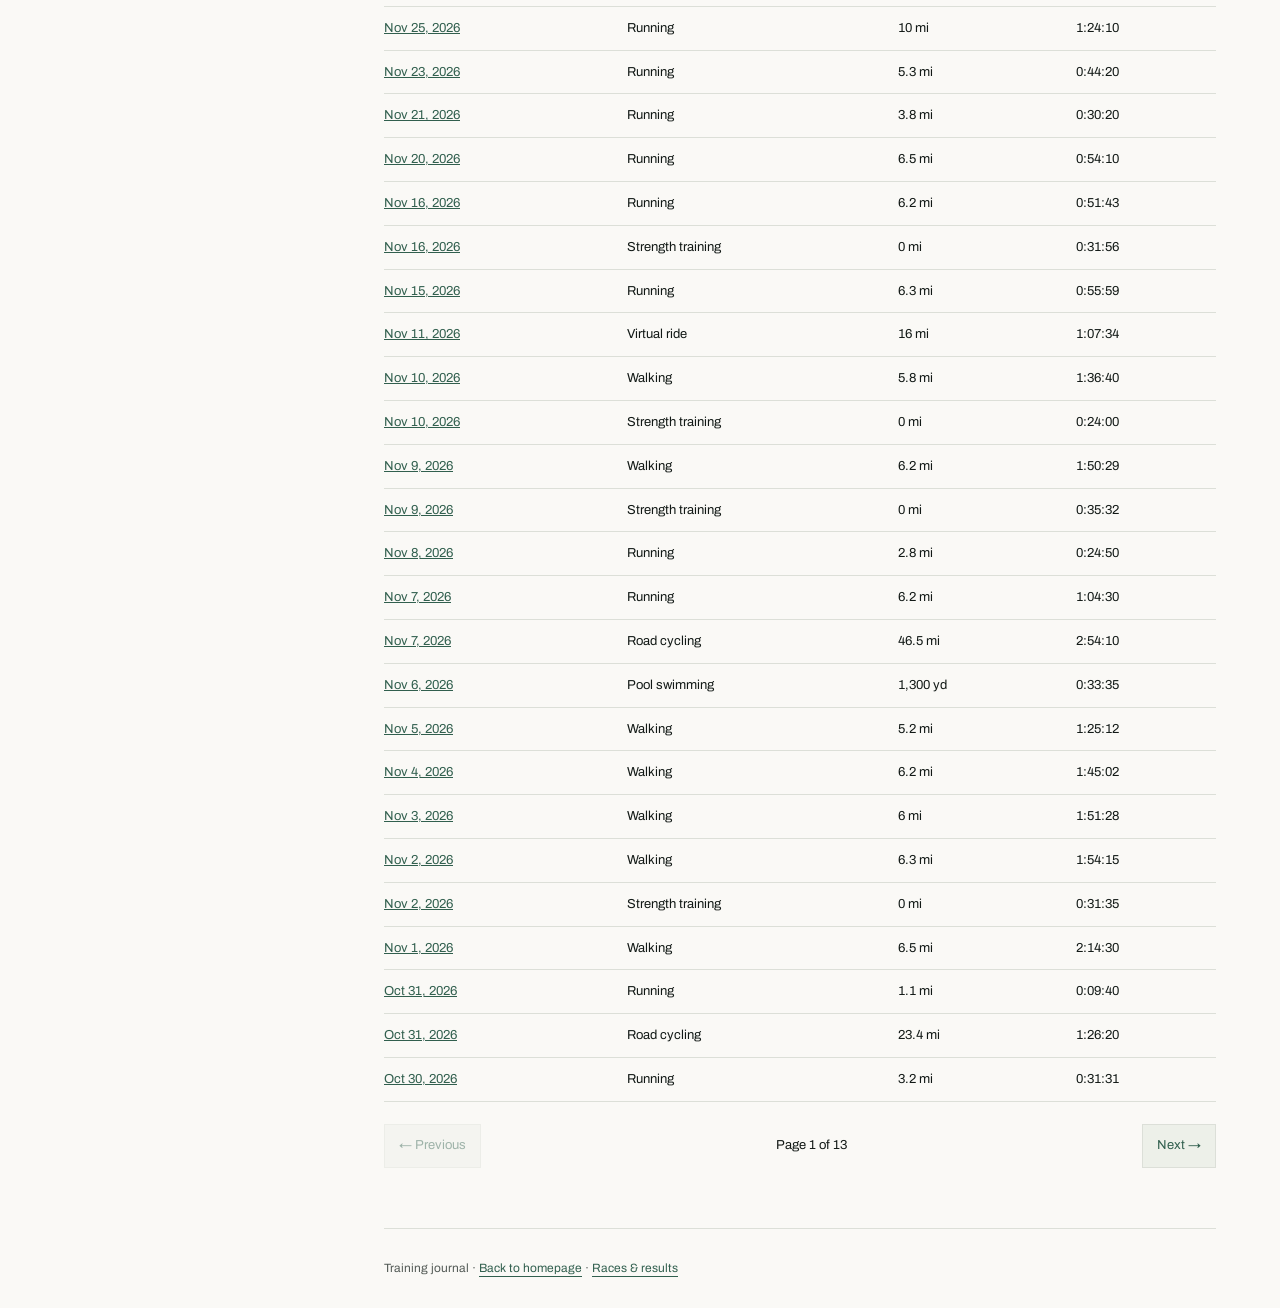
<file: training.html>
<!doctype html><html lang="en"><head><meta charset="utf-8"><meta name="viewport" content="width=device-width,initial-scale=1"><title>Training · Philip Szczechowicz</title><link rel="canonical" href="https://philip1575.github.io/Main-Website/training.html"><meta property="og:type" content="website"><meta property="og:url" content="https://philip1575.github.io/Main-Website/training.html"><meta property="og:title" content="Training journal · Philip Szczechowicz"><meta property="og:description" content="Every swim, ride and run of 2026, updated daily."><meta property="og:image" content="https://philip1575.github.io/Main-Website/assets/home/og-card.jpg"><meta property="og:image:width" content="1200"><meta property="og:image:height" content="630"><meta name="twitter:card" content="summary_large_image"><meta name="theme-color" content="#102019"><meta name="description" content="A year of swimming, cycling, running, and the sessions in between. Explore training volume and daily activity recordings."><link rel="icon" href="assets/favicon.svg" type="image/svg+xml"><link rel="stylesheet" href="donor.css?v=mcm-3"><link rel="stylesheet" href="training.css?v=training-1"><script src="training-data.js?v=20261126" defer></script><script src="training.js?v=training-4" defer></script><link rel="stylesheet" href="sleep.css?v=sleep-1"><script src="sleep-data.js?v=20261126" defer></script><script src="sleep.js?v=sleep-1" defer></script><link rel="stylesheet" href="sidebar.css?v=static-2"><link rel="preconnect" href="https://fonts.googleapis.com"><link rel="preconnect" href="https://fonts.gstatic.com" crossorigin><link rel="stylesheet" href="https://fonts.googleapis.com/css2?family=Archivo:wdth,wght@62..125,300..800&display=swap"><link rel="stylesheet" href="theme.css?v=theme-1"></head><body><a class="skip" href="#main">Skip to training</a><aside><a class="signature" href="index.html">Philip<br> Szczechowicz</a><p class="edition">Training journal</p><nav aria-label="Training navigation"><a href="#overview">Year at a glance</a><a href="#volume">Training volume</a><a href="#sleep">Sleep</a><a href="#calendar">Daily calendar</a><a href="#activities">All activities</a><a href="races.html">Races & results</a></nav><a class="back" href="index.html">← Back to homepage</a></aside><main id="main"><section id="overview"><p class="eyebrow">Swim · Bike · Run</p><div class="training-toolbar"><label for="year-select">Year<select id="year-select"></select></label><p id="updated-through"></p></div><p id="coverage" class="note"></p><div id="year-stats" class="stats"></div><div id="sport-cards" class="sport-cards"></div></section>
<section id="volume"><p class="eyebrow">The rhythm of the year</p><h2>Training volume</h2><div class="chart-controls"><label for="period-select">View<select id="period-select"><option value="month">Monthly</option><option value="week">Weekly · Monday–Sunday</option></select></label><label for="metric-select">Measure<select id="metric-select"><option value="distance">Distance</option><option value="time">Timer hours</option></select></label></div><div id="volume-charts"></div><h3>Time across the sports</h3><div id="sport-mix"></div></section>
<section id="sleep"><h2>Sleep</h2><div id="sleep-summary" class="sleep-summary"></div><div id="sleep-legend" class="sleep-legend" aria-label="Garmin sleep quality colors"></div><div class="sleep-year-wrap"><div id="sleep-month-markers" class="sleep-month-markers" aria-hidden="true"></div><div id="sleep-heatmap" class="sleep-heatmap" role="group" aria-label="Annual sleep score calendar"></div></div><div class="sleep-controls"><label for="sleep-month">Month</label><select id="sleep-month"></select></div><div class="weekdays" aria-hidden="true"><span>Mon</span><span>Tue</span><span>Wed</span><span>Thu</span><span>Fri</span><span>Sat</span><span>Sun</span></div><div id="sleep-days" class="sleep-month-grid" role="group" aria-label="Monthly sleep score calendar"></div><div id="sleep-detail" class="sleep-readout" aria-live="polite"></div><p class="sleep-meta">Colors follow Garmin’s recorded sleep-score categories. Dates without a score remain blank.</p></section><section id="calendar"><h2>Daily calendar</h2><div class="controls"><label for="month-select">Month<select id="month-select"></select></label><label for="group-select">Sport group<select id="group-select"><option value="all">All activities</option><option value="running">Running</option><option value="cycling">Cycling</option><option value="swimming">Swimming</option><option value="other">Other sports</option></select></label></div><label class="exact-sport" for="sport-select">Activity type<select id="sport-select"><option value="all">All types</option></select></label><div class="calendar-key"><span>● Recorded session</span><span>★ Race / event</span><span>— Outside available history</span></div><div class="calendar-layout"><div><div class="weekdays" aria-hidden="true"><span>Mon</span><span>Tue</span><span>Wed</span><span>Thu</span><span>Fri</span><span>Sat</span><span>Sun</span></div><div id="days" class="days" role="group" aria-label="Calendar days"></div></div><div id="day-detail" class="day-detail" aria-live="polite"></div></div></section>
<section id="activities"><p class="eyebrow">The complete journal</p><h2>All activities</h2><div class="list-controls"><label for="list-month">Month<select id="list-month"><option value="all">All months</option></select></label><label for="list-sort">Order<select id="list-sort"><option value="newest">Newest first</option><option value="oldest">Oldest first</option></select></label></div><p id="list-count" aria-live="polite"></p><div class="table-wrap"><table aria-label="Activity journal"><thead><tr><th scope="col">Date / session</th><th scope="col">Sport</th><th scope="col">Distance</th><th scope="col">Timer</th></tr></thead><tbody id="activity-list"></tbody></table></div><div class="pagination"><button id="previous-page" type="button">← Previous</button><span id="page-number"></span><button id="next-page" type="button">Next →</button></div></section>
<footer>Training journal · <a href="index.html">Back to homepage</a> · <a href="races.html">Races & results</a></footer></main></body></html>
</file>
<file: styles.css>
:root{
  color-scheme:light;
  --paper:#faf9f6;
  --ink:#121916;
  --muted:#535a56;
  --green:#315f4e;
  --sidebar:#102019;
  --accent:#a4ca88;
  --line:#dcdfd8;
  --run:#315f4e;
  --ride:#c08a2e;
  --swim:#3a7ca5;
  --other:#aab1aa;
  --rest:#e3e6df;
  --font:"Archivo",Arial,Helvetica,sans-serif;
}
*{box-sizing:border-box}
html{scroll-padding-top:32px}
body{margin:0;background:var(--paper);color:var(--ink);font-family:var(--font);font-size:17px;line-height:1.6;font-variation-settings:"wdth" 100}
a{color:inherit;text-underline-offset:4px;text-decoration-thickness:1px}
main a{color:var(--green);text-decoration:underline;text-decoration-color:color-mix(in srgb,var(--green) 40%,transparent)}
main a:hover{text-decoration-color:currentColor}
a:focus-visible,button:focus-visible,[tabindex]:focus-visible{outline:3px solid var(--green);outline-offset:4px}
p,h1,h2,h3,ol,ul,figure{margin:0}
ul,ol{padding:0;list-style:none}
img{display:block;flex-shrink:0;max-width:100%;height:auto}
.skip-link{position:fixed;z-index:10;top:12px;left:12px;padding:12px 18px;background:white;color:var(--ink);transform:translateY(-160%)}
.skip-link:focus{transform:none}

/* Sidebar (kept from the approved design) */
.sidebar{width:25%;max-width:350px;background:var(--sidebar);color:#f5f6f3;position:fixed;inset:0 auto 0 0;padding:clamp(30px,4.2vw,60px);padding-top:clamp(58px,8.4vw,100px);display:flex;flex-direction:column}
.headshot{display:block;width:clamp(72px,7vw,104px);height:auto;aspect-ratio:1;border-radius:50%;margin-bottom:22px;border:2px solid var(--accent)}
.name{font-size:clamp(24px,2.8vw,34px);font-weight:700;font-variation-settings:"wdth" 75;line-height:1.1;letter-spacing:-.01em;text-decoration:none}
.small-rule{width:40px;height:2px;background:var(--accent);margin:28px 0 24px}
.education{font-size:14px;line-height:1.55;color:#cbd2cd}
.sidebar nav{display:flex;flex-direction:column;gap:10px;margin-top:38px}
.sidebar nav a{color:#cbd2cd;position:relative;text-decoration:none;padding:8px 0 8px 16px;margin-left:-3px;line-height:1.4;font-size:15px}
.sidebar nav a[aria-current]{color:var(--accent)}
.sidebar nav a[aria-current]::before{content:"";position:absolute;left:-4px;top:5px;bottom:5px;width:3px;background:var(--accent)}
.sidebar nav .nav-page{margin-top:6px;border-top:1px solid #3b4940;padding-top:14px}
.sidebar a:hover{color:white}
.sidebar a:focus-visible{outline-color:var(--accent)}
.profile-links{margin-top:auto;border-top:1px solid #3b4940;padding-top:24px;display:grid;gap:6px}
.profile-links a{display:flex;align-items:center;gap:18px;text-decoration:none;font-size:14px;min-height:38px;color:#cbd2cd}
.profile-links img{filter:invert(89%) sepia(5%) saturate(170%) hue-rotate(82deg)}

main{margin-left:min(25%,350px);padding:0 clamp(24px,4.6vw,72px);max-width:1350px}
main:focus{outline:none}

/* Hero */
.hero{padding-top:clamp(48px,9vh,110px);padding-bottom:56px}
h1{font-weight:800;font-variation-settings:"wdth" 62;font-size:clamp(46px,7.4vw,112px);line-height:.94;letter-spacing:-.01em;text-wrap:balance}
h1 span{display:block}
h1 span+span{color:var(--green)}
.intro{font-size:clamp(18px,1.7vw,22px);line-height:1.55;color:var(--muted);margin-top:28px;max-width:40em}

.season{margin-top:clamp(40px,6vh,64px)}
.season-head{display:flex;justify-content:space-between;align-items:flex-end;gap:16px 32px;flex-wrap:wrap;margin-bottom:14px}
.season-readout{font-size:17px;font-weight:600;min-height:1.6em;font-variant-numeric:tabular-nums}
.legend{display:flex;flex-wrap:wrap;gap:6px 18px;white-space:nowrap;font-size:14px;color:var(--muted)}
.legend li{display:flex;align-items:center;gap:7px}
.swatch{width:12px;height:12px;border-radius:2px;background:var(--other)}
.swatch.race{width:7px;height:7px;border-radius:50%;background:var(--ink);margin:0 2px}
.swatch.run{background:var(--run)}.swatch.ride{background:var(--ride)}.swatch.swim{background:var(--swim)}
.season-strip{position:relative;border-bottom:1px solid var(--ink)}
.season-strip svg{display:block;width:100%;height:clamp(150px,17vw,250px);overflow:visible;touch-action:pan-y}
.season-strip svg:focus{outline:none}
.season-strip svg:focus-visible{outline:3px solid var(--green);outline-offset:6px}
.season-strip .run{fill:var(--run)}.season-strip .ride{fill:var(--ride)}.season-strip .swim{fill:var(--swim)}.season-strip .other{fill:var(--other)}
.season-strip .rest{fill:var(--rest)}
.season-strip .injury{fill:#f3e3dd}
.swatch.injury{background:#f3e3dd;border:1px solid #d9b9ad}
.injury-labels{position:absolute;inset:0 0 auto 0;pointer-events:none}
.injury-labels span{position:absolute;top:2px;padding-left:4px;font-size:12px;font-weight:600;color:#8a4b3c;white-space:nowrap}
.season-strip .cursor{fill:var(--ink);opacity:.07}
.season-strip .flag{fill:var(--ink)}
.season-strip .flag-label{font:600 11px var(--font);fill:var(--ink)}
.months{display:flex;font-size:13px;color:var(--muted);margin-top:8px;position:relative;height:1.4em}
.months span{position:absolute;transform:translateX(0)}
.season figcaption{margin-top:28px;display:grid;gap:6px;max-width:62em}
#season-totals{font-size:17px}
.season-hint{font-size:14px;color:var(--muted)}

/* Sections */
.section{border-top:1px solid var(--line);padding:56px 0}
.section-head{display:flex;justify-content:space-between;align-items:baseline;gap:8px 32px;flex-wrap:wrap;margin-bottom:32px}
.section-head p{color:var(--muted);font-size:15px}
h2{font-weight:750;font-variation-settings:"wdth" 70;font-size:clamp(32px,3.6vw,46px);line-height:1.05;letter-spacing:-.005em}
h3{font-size:18px;font-weight:650;line-height:1.35}

/* Races */
.races-layout{display:grid;grid-template-columns:minmax(0,1.1fr) minmax(0,1fr);gap:clamp(28px,4vw,56px);align-items:start}
.timeline li{display:grid;grid-template-columns:72px 1fr;gap:20px;padding:22px 0;border-top:1px solid var(--line)}
.timeline li:first-child{border-top:0;padding-top:0}
.timeline time{font-size:15px;font-weight:600;color:var(--muted);padding-top:3px;font-variant-numeric:tabular-nums}
.timeline .result{font-weight:800;font-variation-settings:"wdth" 62;font-size:40px;line-height:1.05;margin:4px 0 6px;font-variant-numeric:tabular-nums}
.timeline p:not(.result){color:var(--muted);font-size:16px}
.timeline .key time{color:var(--green)}
.timeline .key .result{color:var(--green)}
.photos{display:grid;grid-template-columns:1fr 1fr;gap:14px}
.photos figure:last-child{margin-top:48px}
.photos img{width:100%;aspect-ratio:3/4;object-fit:cover;border-radius:3px}
.photos figcaption{font-size:13px;color:var(--muted);margin-top:8px}
.more{margin-top:28px}

/* Work */
.work-list{display:grid;grid-template-columns:repeat(2,minmax(0,1fr));gap:32px 48px}
.work-list li{border-top:2px solid var(--ink);padding-top:16px}
.work-list .role{color:var(--green);font-size:15px;font-weight:600;margin:2px 0 8px}
.work-list p:not(.role){color:var(--muted);font-size:16px}

/* Built */
.builds{display:grid;gap:0;max-width:52em}
.build{display:grid;gap:10px;padding:26px 0;border-top:1px solid var(--line)}
.build:first-child{border-top:2px solid var(--ink)}
.build-meta{font-size:14px;font-weight:600;color:var(--green)}
.build h3{font-size:26px;font-weight:750;font-variation-settings:"wdth" 75;line-height:1.15}
.build p:not(.build-meta){color:var(--muted)}
.build .build-note{font-size:15px}

/* Contact */
.contact-links{display:flex;flex-wrap:wrap;gap:6px 22px;margin-top:18px;font-size:16px}
.season-updated{font-size:14px;color:var(--green);font-weight:600}

.contact h2{margin-bottom:14px}
.contact p{color:var(--muted);max-width:40em}
.email{display:inline-flex;align-items:center;gap:12px;margin-top:22px;font-size:clamp(20px,2.2vw,28px);font-weight:600}
.email img{filter:invert(31%) sepia(20%) saturate(793%) hue-rotate(103deg) brightness(92%) contrast(90%)}
footer{display:flex;justify-content:space-between;border-top:1px solid var(--line);padding:26px 0 40px;font-size:14px;color:var(--muted)}
footer a{color:var(--muted)}

@media(max-width:1100px){
  .races-layout{grid-template-columns:1fr}
  .photos{max-width:620px}
}
@media(max-width:900px){
  .sidebar{position:static;width:auto;max-width:none;padding:32px 24px 24px}
  .sidebar nav{flex-direction:row;flex-wrap:wrap;gap:4px 18px;margin-top:22px}
  .sidebar nav a{padding:6px 0;margin:0}
  .sidebar nav a[aria-current]::before{display:none}
  .sidebar nav .nav-page{margin:0;border:0;padding:6px 0}
  .profile-links{grid-template-columns:repeat(4,auto);justify-content:start;gap:4px 20px;margin-top:20px;padding-top:16px}
  .profile-links a{gap:8px}
  main{margin-left:0}
  .headshot{width:72px;margin-bottom:16px}
  .hero{padding-top:44px}
}
@media(max-width:640px){
  .work-list{grid-template-columns:1fr}
  .timeline li{grid-template-columns:1fr;gap:4px}
  .profile-links{grid-template-columns:repeat(2,auto)}
  .season-hint{display:none}
  .injury-labels{display:none}
}

/* Next: IRONMAN */
.next-lede{font-size:clamp(18px,1.6vw,21px);max-width:40em;margin-bottom:32px}
.distance-rows{display:grid;gap:22px;max-width:900px}
.distance-row{display:grid;grid-template-columns:70px 1fr 150px;align-items:center;gap:20px}
.distance-row h3{font-size:16px}
.track{height:14px;background:var(--rest);border-radius:2px;position:relative;overflow:hidden}
.fill{position:absolute;inset:0 auto 0 0;width:0;background:var(--other)}
.fill.run{background:var(--run)}.fill.ride{background:var(--ride)}.fill.swim{background:var(--swim)}
.distance-row p{font-size:15px;color:var(--muted);font-variant-numeric:tabular-nums}
.distance-row strong{color:var(--ink);font-weight:700}
.distance-row.done strong{color:var(--green)}
.distance-key{font-size:14px;color:var(--muted);margin-bottom:-10px}
.next-close{margin-top:30px;color:var(--muted);max-width:40em}
@media(max-width:640px){
  .distance-row{grid-template-columns:56px 1fr;gap:6px 14px}
  .distance-row p{grid-column:2}
  .distance-key span:nth-child(2){grid-column:1/-1}
}

@media(min-width:901px) and (max-height:760px){.headshot{width:60px;margin-bottom:14px}}
</file>
<file: sidebar.css>
/* Fixed desktop navigation with no independently scrolling panel. */
.sidebar{overflow:visible}
@media(min-width:901px){
 .sidebar{overflow:visible;padding-top:clamp(28px,6vh,64px);padding-bottom:clamp(22px,4vh,40px)}
 .sidebar .small-rule{margin:18px 0}
 .sidebar nav{margin-top:clamp(18px,3vh,30px);gap:clamp(4px,1vh,10px)}
 .sidebar nav a{padding-top:5px;padding-bottom:5px}
 .sidebar .profile-links{padding-top:16px;gap:4px}
 .sidebar .profile-links a{min-height:32px}
}
@media(min-width:901px) and (max-height:700px){
 .sidebar{padding-top:24px;padding-bottom:24px}
 .sidebar .name{font-size:26px;line-height:1.2}
 .sidebar .small-rule{margin:12px 0}
 .sidebar .education{font-size:13px;line-height:1.5}
 .sidebar nav{margin-top:18px;gap:4px}
 .sidebar nav a{font-size:14px;padding-top:4px;padding-bottom:4px}
 .sidebar .profile-links{padding-top:12px}
 .sidebar .profile-links a{min-height:30px;font-size:13px;gap:10px}
}
@media(min-width:901px) and (max-height:560px){
 .sidebar nav,.sidebar .profile-links{display:grid;grid-template-columns:repeat(2,minmax(0,1fr));gap:4px 10px}
 .sidebar nav a{padding-left:0;margin-left:0}
 .sidebar nav a[aria-current]::before{display:none}
 .sidebar nav a[aria-current]{text-decoration:underline;text-underline-offset:5px}
 .sidebar .profile-links a{gap:6px;font-size:12px}
 .sidebar .profile-links img{width:16px;height:16px}
}
@media(min-width:761px) and (max-height:650px){
 aside:not(.sidebar){padding-top:24px;padding-bottom:24px}
 aside:not(.sidebar) .signature{font-size:24px}
 aside:not(.sidebar) .edition{margin:18px 0}
 aside:not(.sidebar) nav{gap:8px;font-size:15px;line-height:1.45}
}
</file>
<file: resume.css>
:root{color-scheme:light;--paper:#faf9f6;--ink:#121916;--muted:#535a56;--green:#315f4e;--dark:#102019;--accent:#a4ca88;--line:#dcdfd8;--font:"Archivo",Arial,Helvetica,sans-serif}
*{box-sizing:border-box}
html{scroll-padding-top:24px}
body{margin:0;background:var(--paper);color:var(--ink);font:16px/1.6 var(--font)}
a{color:var(--green);text-underline-offset:4px;text-decoration-thickness:1px}
a:focus-visible{outline:3px solid var(--green);outline-offset:4px}
p,h1,h2,h3,ul{margin:0}
.skip{position:absolute;left:-9999px}.skip:focus{left:12px;top:12px;background:#fff;color:var(--ink);padding:10px 14px;z-index:9}

/* Sidebar */
aside{position:fixed;inset:0 auto 0 0;width:25%;max-width:350px;background:var(--dark);color:#eef2ed;padding:clamp(28px,6vh,64px) clamp(24px,3vw,44px) clamp(22px,4vh,40px);display:flex;flex-direction:column}
aside a{color:#cbd2cd;text-decoration:none}
aside a:hover{color:#fff}
aside a:focus-visible{outline-color:var(--accent)}
.headshot{display:block;width:clamp(72px,7vw,104px);height:auto;aspect-ratio:1;border-radius:50%;margin-bottom:22px;border:2px solid var(--accent)}
.signature{font-size:clamp(24px,2.8vw,34px);font-weight:700;font-variation-settings:"wdth" 75;line-height:1.1;color:#f5f6f3!important}
.edition{font-size:14px;color:var(--accent);margin:22px 0 26px;padding-top:22px;border-top:2px solid var(--accent);width:40px;white-space:nowrap}
aside nav{display:grid;gap:4px}
aside nav a{font-size:15px;padding:7px 0}
aside .download{margin-top:28px;align-self:flex-start;font-weight:600;font-size:15px;background:var(--accent);color:var(--dark)!important;border-radius:3px;padding:11px 18px}
aside .download:hover{background:#b9d8a2}
.back{margin-top:auto;font-size:14px;border-top:1px solid #3b4940;padding-top:18px}

/* Résumé on screen */
main{margin-left:min(25%,350px);max-width:980px;padding:clamp(48px,9vh,100px) clamp(24px,4.6vw,72px) 72px}
h1{font-weight:800;font-variation-settings:"wdth" 62;font-size:clamp(42px,5.6vw,80px);line-height:.95}
.contact{margin-top:16px;font-size:15px;display:flex;flex-wrap:wrap;gap:4px 0}
.contact .sep{color:var(--line);padding:0 12px}
section{border-top:1px solid var(--line);margin-top:40px;padding-top:26px}
h2{font-weight:750;font-variation-settings:"wdth" 70;font-size:clamp(26px,2.6vw,34px);line-height:1.1;margin-bottom:4px}
article{padding:16px 0 4px}
article+article{border-top:1px solid var(--line);margin-top:12px}
.role-heading{display:flex;justify-content:space-between;align-items:baseline;gap:2px 24px;flex-wrap:wrap}
h3{font-size:18px;font-weight:650;line-height:1.35}
h3 .role{display:block;font-size:15px;font-weight:600;color:var(--green);margin-top:2px}
.dates{font-size:14px;color:var(--muted);font-variant-numeric:tabular-nums;white-space:nowrap}
.path{font-size:14px;color:var(--muted);margin-top:4px}
ul{padding-left:20px;margin-top:8px;color:var(--muted)}
li+li{margin-top:5px}
li b{color:var(--ink);font-weight:600}
.skills{padding-left:0;list-style:none;margin-top:12px}
.skills li+li{margin-top:10px}

@media(max-width:900px){
  aside{position:static;width:auto;max-width:none;padding:28px 24px 22px}
  aside nav{display:flex;flex-wrap:wrap;gap:2px 18px}
  aside .download{margin-top:16px}
  .back{margin-top:16px}
  main{margin-left:0;padding-top:40px}
  .headshot{width:72px;margin-bottom:16px}
}
@media(max-width:560px){.contact{flex-direction:column}.contact .sep{display:none}}

/* Print and PDF: matches the Word résumé (Times New Roman, ruled headings, dates right). */
@media print{
  @page{size:letter;margin:0.45in 0.5in}
  aside,.skip{display:none!important}
  body{background:#fff;color:#000;font:10.5pt/1.22 "Times New Roman",Times,serif}
  main{margin:0;max-width:none;padding:0}
  a{color:#000;text-decoration:none}
  .resume-head{text-align:center}
  h1{font:400 23pt/1.1 "Times New Roman",Times,serif;letter-spacing:0}
  .contact{display:block;margin-top:2pt;font-size:10.5pt}
  .contact .sep{color:#000;padding:0}
  section{border:0;margin-top:7pt;padding-top:0}
  h2{font:700 12.5pt/1.2 "Times New Roman",Times,serif;text-transform:uppercase;border-bottom:0.75pt solid #000;margin-bottom:2pt;padding-bottom:1pt}
  article{padding:0;margin-top:0}
  article+article{border:0;margin-top:6pt}
  .role-heading{flex-wrap:nowrap;gap:12pt}
  h3{font:700 10.5pt/1.22 "Times New Roman",Times,serif}
  h3 .role{display:inline;font-size:10.5pt;font-weight:400;font-style:italic;color:#000;margin:0}
  h3 .role::before{content:" – ";font-style:normal}
  .dates{font-size:10.5pt;color:#000}
  .path{font-size:10.5pt;font-style:italic;color:#000;margin:0}
  ul{list-style:none;padding-left:0;margin:0;color:#000}
  li{padding-left:0}
  li::before{content:"- "}
  li+li{margin-top:0}
  li b{font-weight:700;color:#000}
  .skills{margin-top:0}
  .skills li::before{content:none}
  .skills li+li{margin-top:0}
  article{break-inside:avoid}
  h2{break-after:avoid}
}

@media(min-width:901px) and (max-height:760px){.headshot{width:60px;margin-bottom:14px}}
</file>
<file: donor.css>
:root{--paper:#faf9f6;--ink:#121916;--muted:#56595d;--green:#315f4e;--dark:#102019;--accent:#a4ca88;--line:#d9dbd5;--tint:#edf0e9}*{box-sizing:border-box}html{scroll-padding-top:24px}body{margin:0;background:var(--paper);color:var(--ink);font:17px/1.65 Arial,Helvetica,sans-serif}a{color:inherit}button,select{font:inherit}a:focus-visible,button:focus-visible,select:focus-visible,summary:focus-visible{outline:3px solid #658b4d;outline-offset:4px}.skip{position:absolute;left:-9999px}.skip:focus{left:12px;top:12px;background:white;z-index:9}aside{position:fixed;inset:0 auto 0 0;width:25%;max-width:350px;background:var(--dark);color:#eef2ed;padding:48px 32px;display:flex;flex-direction:column}.signature{font-size:29px;line-height:1.2;letter-spacing:-1px;text-decoration:none}.edition{font-size:13px;letter-spacing:2px;color:var(--accent);margin:32px 0}nav{display:grid;gap:15px}nav a{text-decoration:none}nav a:hover{color:var(--accent)}.back{margin-top:auto;font-size:14px}.preview{font-size:12px;opacity:.7}main{margin-left:min(25%,350px);max-width:1300px;padding:0 5vw}section{padding:60px 0;border-bottom:1px solid var(--line)}.intro{padding-top:65px}.eyebrow{font-size:12px;letter-spacing:2.5px;text-transform:uppercase;color:var(--green);font-weight:bold;margin:0 0 20px}h1{font-size:clamp(40px,5.1vw,76px);line-height:1.07;letter-spacing:-3px;font-weight:400;margin:0 0 28px}h2{font-size:36px;line-height:1.15;letter-spacing:-1px;font-weight:400;margin:0 0 22px}h3{font-size:21px;line-height:1.3;margin:0 0 14px}p{color:var(--muted);max-width:760px;margin:0 0 20px}.lead{font-size:21px;line-height:1.6}.gift{display:flex;gap:28px;align-items:center;margin:32px 0;padding:25px 0;border-block:1px solid var(--line)}.gift strong{font-size:64px;font-weight:400;letter-spacing:-3px;color:var(--green)}.gift span,.gift small{display:block}.gift small{color:var(--muted);font-size:13px}.signed{color:var(--green);margin-top:28px}.event-grid{display:grid;grid-template-columns:1fr 1fr;gap:22px}.event{background:var(--tint);padding:24px}.event .tag{font-size:11px;letter-spacing:1.4px;text-transform:uppercase;color:var(--green);font-weight:bold}.event h3{margin:10px 0}.event .distance{font-size:34px;line-height:1.2;letter-spacing:-1px;color:var(--ink);margin:20px 0}.event .distance small{font-size:13px;display:block;letter-spacing:0;color:var(--muted)}dl{margin:0}dl div{display:flex;justify-content:space-between;border-top:1px solid var(--line);padding:8px 0;gap:10px}dt{color:var(--muted)}dd{margin:0;font-variant-numeric:tabular-nums}.photo{height:180px;border:1px dashed #a7b4a9;margin-top:20px;display:flex;flex-direction:column;justify-content:center;align-items:center;color:var(--green);text-align:center;font-size:14px;padding:14px}.photo small{font-size:12px}.stats{display:grid;grid-template-columns:repeat(2,1fr);gap:12px;margin:30px 0}.stat{padding:20px;background:var(--tint)}.stat strong{font-size:31px;font-weight:400;display:block;line-height:1.25;color:var(--green)}.stat span{font-size:13px;color:var(--muted)}.summary-head{display:flex;justify-content:space-between;align-items:baseline;gap:12px}.summary-head span{font-size:12px;color:var(--muted)}.bar-row{display:grid;grid-template-columns:45px 1fr 65px;align-items:center;gap:15px;margin:14px 0;font-size:14px}.bar-track{height:12px;background:#e5e8e0}.bar-fill{height:100%;background:var(--green)}.bar-value{text-align:right;font-variant-numeric:tabular-nums}.note{font-size:13px;line-height:1.65;margin-top:20px}.table-wrap{overflow-x:auto}table{border-collapse:collapse;width:100%;font-size:13px;white-space:nowrap}caption{text-align:left;font-size:12px;color:var(--muted);margin-bottom:12px}th{text-align:left;color:var(--green)}td,th{padding:11px 10px;border-bottom:1px solid var(--line)}td:first-child,th:first-child{padding-left:0}td:not(:first-child){font-variant-numeric:tabular-nums}.controls{display:flex;gap:16px;margin:24px 0}.controls label{font-size:13px;display:grid;gap:5px;flex:1}.controls select{max-width:100%;min-width:0;width:100%;padding:10px;border:1px solid #9fa99e;background:var(--paper);color:var(--ink)}.calendar-key{display:flex;gap:14px;flex-wrap:wrap;font-size:11px;color:var(--green);margin-bottom:18px}.calendar-layout{display:grid;grid-template-columns:1.2fr 1fr;gap:22px}.weekdays,.days{display:grid;grid-template-columns:repeat(7,minmax(0,1fr));gap:5px}.weekdays{font-size:10px;text-align:center;margin-bottom:7px;color:var(--muted)}.days button{border:1px solid var(--line);background:transparent;min-height:48px;padding:5px 2px;cursor:pointer;font-size:13px;color:var(--ink)}.days button span{display:block;font-size:10px;height:15px;color:var(--green)}.days button.recorded{background:var(--tint)}.days button.event-day{border:2px solid var(--green)}.days button[aria-pressed=true]{background:var(--dark);color:white}.days button[aria-pressed=true] span{color:var(--accent)}.days button:disabled{color:#727970;background:#eee;cursor:default}.day-detail{padding:20px;background:var(--tint);min-height:245px}.day-detail h3{font-size:18px}.session{border-top:1px solid #cbd2c7;padding:12px 0}.session p{font-size:13px;margin:3px 0}.session strong{font-size:14px}.badge{font-size:10px;text-transform:uppercase;color:var(--green);font-weight:bold;letter-spacing:1px}.route-pending{border:1px solid var(--line);padding:26px;background:var(--tint)}.route-pending p{font-size:14px}details{border-block:1px solid var(--line);padding:18px 0}summary{cursor:pointer;font-weight:bold;color:var(--green)}details p{font-size:14px;margin:18px 0}footer{padding:30px 0;font-size:12px;color:var(--muted)}@media(max-width:1050px){aside{padding:35px 22px}.signature{font-size:24px}.event-grid{gap:14px}.event{padding:18px}.calendar-layout{grid-template-columns:1fr}}@media(max-width:760px){aside{position:relative;width:100%;max-width:none;padding:25px;display:block}.signature{font-size:23px}.signature br{display:none}.edition{margin:12px 0 20px}nav{display:flex;gap:15px;overflow-x:auto;font-size:13px;white-space:nowrap;padding-bottom:10px}.back{display:inline-block;margin-top:12px}.preview{float:right;margin:16px 0 0;font-size:10px}main{margin-left:0;padding:0 24px}section{padding:40px 0}.intro{padding-top:40px}h1{font-size:46px;letter-spacing:-2px}h2{font-size:31px}.lead{font-size:18px}.gift{gap:20px}.gift strong{font-size:58px}.event-grid{grid-template-columns:1fr}.event{padding:24px}.photo{height:200px}.stats{gap:10px}.stat{padding:16px}.stat strong{font-size:26px}.summary-head{display:block}.controls{gap:10px}.controls label{max-width:50%}.calendar-layout{gap:15px}.days button{min-height:48px}.summary-head span{display:block;margin-top:-8px;margin-bottom:20px}}@media(prefers-reduced-motion:reduce){html{scroll-behavior:auto}}
@media(max-width:760px){nav{flex-wrap:wrap;overflow:visible;white-space:normal;gap:10px 20px}.preview{float:none;margin-top:12px;opacity:1;color:#a4ca88}}


.marathon-certificate{margin:28px 0}.marathon-certificate img{display:block;width:100%;height:auto;border:1px solid var(--line)}.marathon-certificate figcaption{font-size:12px;color:var(--muted);margin-top:10px}.event .certificate-thumb{margin-top:20px}.event .certificate-thumb img{display:block;width:100%;height:auto;border:1px solid var(--line)}.certificate-link{display:block;margin-top:8px;font-size:12px}
.event-grid{grid-template-columns:repeat(2,minmax(0,1fr))}.event{min-width:0}.certificate-thumb{min-width:0}.certificate-thumb img,.marathon-certificate img{max-width:100%}@media(max-width:760px){.event-grid{grid-template-columns:1fr}}
</file>
<file: training.css>
.training-toolbar{display:flex;align-items:end;justify-content:space-between;gap:24px;margin:32px 0 12px}.training-toolbar p{margin:0;font-size:13px}.training-toolbar label,.chart-controls label,.list-controls label,.exact-sport{display:grid;gap:6px;font-size:13px;color:var(--green)}select{font:inherit;padding:10px;border:1px solid #9fa99e;background:var(--paper);color:var(--ink);min-height:44px}.sport-cards{display:grid;grid-template-columns:repeat(3,minmax(0,1fr));gap:12px;margin-top:24px}.sport-card{border-top:3px solid var(--sport);padding:18px;background:var(--tint)}.sport-card h3{font-size:17px}.sport-card strong{display:block;font-size:29px;font-weight:400;letter-spacing:-1px}.sport-card small{font-size:12px;color:var(--muted);display:block;margin-top:8px}.chart-controls,.list-controls{display:flex;gap:16px;margin:24px 0}.chart-controls label,.list-controls label{flex:1}.volume-panel{margin:30px 0 40px}.volume-panel h3{margin-bottom:4px}.volume-panel>p{font-size:12px}.volume-chart{overflow-x:auto;border-bottom:1px solid var(--line);padding:8px 0 20px}.bars{display:flex;align-items:end;gap:9px;min-height:220px;min-width:570px}.bar-column{flex:1;min-width:30px;display:flex;flex-direction:column;align-items:center;justify-content:end;gap:8px;color:var(--muted);font-size:10px}.bar-button{border:0;width:100%;height:180px;display:flex;align-items:end;padding:0;background:transparent;cursor:pointer;border-bottom:1px solid var(--line)}.bar-button>span{width:100%;height:var(--height);background:var(--sport);min-height:2px}.bar-button.unknown>span{height:100%;background:repeating-linear-gradient(135deg,#e6e8e2,#e6e8e2 4px,#f5f5f0 4px,#f5f5f0 9px)}.bar-column small{font-size:10px;height:15px}.bar-label{min-height:15px}.chart-detail{font-size:13px;padding:12px 0;color:var(--green);min-height:50px}.mix-row{margin:16px 0}.mix-label{display:flex;justify-content:space-between;gap:14px;font-size:13px}.mix-track{height:8px;background:#e5e8e0;margin-top:7px}.mix-fill{height:100%;background:var(--sport)}.exact-sport{max-width:340px;margin-bottom:20px}.list-controls{max-width:450px}.activity-link{border:0;background:transparent;text-align:left;font:inherit;color:var(--green);text-decoration:underline;cursor:pointer;padding:0}.activity-event{display:block;font-size:11px;color:var(--muted)}.pagination{display:flex;align-items:center;justify-content:space-between;gap:15px;margin-top:22px;font-size:13px}.pagination button{background:var(--tint);color:var(--green);border:1px solid var(--line);padding:9px 14px;cursor:pointer;min-height:44px}.pagination button:disabled{opacity:.45;cursor:default}#list-count{font-size:13px}#activity-list tr.excluded{color:var(--muted)}.days .unavailable{background:#eee;color:#727970}.chart-unit{font-size:12px;color:var(--muted)}@media(max-width:1000px){.sport-cards{grid-template-columns:1fr}.sport-card{display:grid;grid-template-columns:1fr 1fr;gap:0 15px}.sport-card h3{grid-column:1/-1}.sport-card small{margin:0}}@media(max-width:760px){.training-toolbar{align-items:start;flex-direction:column;gap:14px}.chart-controls,.list-controls{gap:10px}.chart-controls label,.list-controls label{max-width:50%}.sport-cards{grid-template-columns:1fr}.bars{gap:6px}.bar-column{font-size:10px}.calendar-layout{grid-template-columns:1fr}.pagination{gap:7px;font-size:12px}.pagination button{padding:8px 10px}.sport-card strong{font-size:27px}}
.chart-controls label,.list-controls label{min-width:0}.chart-controls select,.list-controls select,.exact-sport select{width:100%;min-width:0}
</file>
<file: sleep.css>
.sleep-legend{display:flex;gap:15px;flex-wrap:wrap;font-size:12px;margin:22px 0}.sleep-legend span{display:flex;align-items:center;gap:6px}.sleep-swatch{display:inline-block;width:13px;height:13px;border-radius:2px;background:var(--sleep-color)}.sleep-year-wrap{overflow-x:auto;padding-bottom:12px}.sleep-heatmap{display:grid;grid-template-rows:repeat(7,18px);grid-auto-flow:column;grid-auto-columns:18px;gap:4px;min-width:max-content;padding:5px 4px}.sleep-day{padding:0;border:1px solid transparent;border-radius:3px;background:var(--sleep-color);cursor:pointer;min-width:18px;min-height:18px}.sleep-day[aria-pressed=true]{outline:2px solid var(--ink);outline-offset:1px}.sleep-day.missing{background:var(--paper);border:1px solid #9ba499}.sleep-day.outside{background:#e6e8e2;border:0;cursor:default}.sleep-month-markers{display:flex;min-width:1138px;font-size:11px;color:var(--muted);margin-left:5px;margin-bottom:5px}.sleep-month-markers span{flex:1}.sleep-summary{display:flex;gap:30px;align-items:start;flex-wrap:wrap;margin:24px 0}.sleep-summary strong{font-size:33px;font-weight:400;color:var(--green);display:block;line-height:1.2}.sleep-summary small{display:block;font-size:12px;color:var(--muted);margin-top:8px}.sleep-controls{display:flex;gap:15px;align-items:center;margin:24px 0 15px;font-size:13px;color:var(--green)}.sleep-month-grid{display:grid;grid-template-columns:repeat(7,minmax(0,1fr));gap:5px}.sleep-cell{min-height:65px;border:1px solid var(--line);background:var(--sleep-color);color:var(--sleep-ink,#fff);border-radius:3px;padding:7px 5px;text-align:left;cursor:pointer;font:inherit}.sleep-cell span{display:block;font-size:11px}.sleep-cell strong{display:block;font-size:20px;font-weight:400}.sleep-cell.missing,.sleep-cell.outside{background:#e6e8e2;color:#56595d}.sleep-cell[aria-pressed=true]{outline:2px solid var(--ink);outline-offset:1px}.sleep-readout{padding:20px;background:var(--tint);margin-top:18px;font-size:15px}.sleep-readout strong{display:block;color:var(--green);font-size:23px}.sleep-meta{font-size:12px;color:var(--muted);margin-top:14px}@media(max-width:760px){.sleep-legend{gap:10px;font-size:11px}.sleep-cell{min-height:58px;padding:6px 4px}.sleep-cell strong{font-size:19px}.sleep-summary{gap:20px}.sleep-controls select{max-width:100%}}
</file>
<file: theme.css>
/* Shared look for the subpages, loaded after each page's own styles.
   Matches the homepage: Archivo, condensed headings, sentence-case labels. */
:root{--font:"Archivo",Arial,Helvetica,sans-serif;--muted:#535a56;--line:#dcdfd8;--rest:#e3e6df}
body{font-family:var(--font);font-size:17px;line-height:1.6}
button,select,input{font-family:inherit}

/* Sidebar */
aside .signature{font-size:clamp(24px,2.8vw,34px);font-weight:700;font-variation-settings:"wdth" 75;line-height:1.1;letter-spacing:-.01em;color:#f5f6f3}
aside .edition{font-size:14px;letter-spacing:0;color:var(--accent);margin:22px 0 26px;padding-top:22px;border-top:2px solid var(--accent);width:40px;white-space:nowrap}
aside nav{gap:4px}
aside nav a{color:#cbd2cd;font-size:15px;padding:7px 0;line-height:1.4}
aside nav a:hover{color:#fff}
aside .back{color:#cbd2cd;font-size:14px;text-decoration:none;border-top:1px solid #3b4940;padding-top:18px}
aside .back:hover{color:#fff}

/* Headings and labels */
.eyebrow{font-size:15px;letter-spacing:0;text-transform:none;font-weight:600;color:var(--green);margin-bottom:12px}
h1{font-weight:800;font-variation-settings:"wdth" 62;font-size:clamp(46px,6.6vw,100px);line-height:.95;letter-spacing:-.01em;text-wrap:balance}
h2{font-weight:750;font-variation-settings:"wdth" 70;font-size:clamp(32px,3.6vw,46px);line-height:1.05;letter-spacing:-.005em}
h3{font-weight:650}
.lead{font-size:clamp(18px,1.7vw,22px);line-height:1.55}
.tag,.event .tag,.challenge-heading .tag{font-size:14px;letter-spacing:0;text-transform:none;font-weight:600}
main a{color:var(--green);text-underline-offset:4px;text-decoration-thickness:1px}

/* Big numbers use the condensed display cut */
.gift strong,.sport-card strong,.challenge-stats strong,.sleep-summary strong,.stat strong,.event .distance,.sleep-readout strong{
  font-weight:800;font-variation-settings:"wdth" 62;letter-spacing:0;font-variant-numeric:tabular-nums;line-height:1.05}
.sport-card strong,.challenge-stats strong,.sleep-summary strong{font-size:40px}
.gift strong{font-size:72px}
.stat strong{font-size:40px;color:var(--ink)}
.stat span{font-size:14px}

/* Quieter panels: hairline tops instead of tinted boxes */
.stat{background:transparent;border-top:2px solid var(--ink);padding:16px 0 0}
.sport-card{background:transparent;border-top-width:4px;padding:16px 0 0}
.challenge-result{background:transparent;border:0;border-top:2px solid var(--ink);padding:22px 0 0}
.event{background:transparent;border-top:2px solid var(--ink);padding:18px 0 0}

select{border-radius:3px}
section{border-bottom-color:var(--line)}

@media(max-width:760px){aside nav{gap:2px 20px}aside .signature br{display:none}}
</file>
